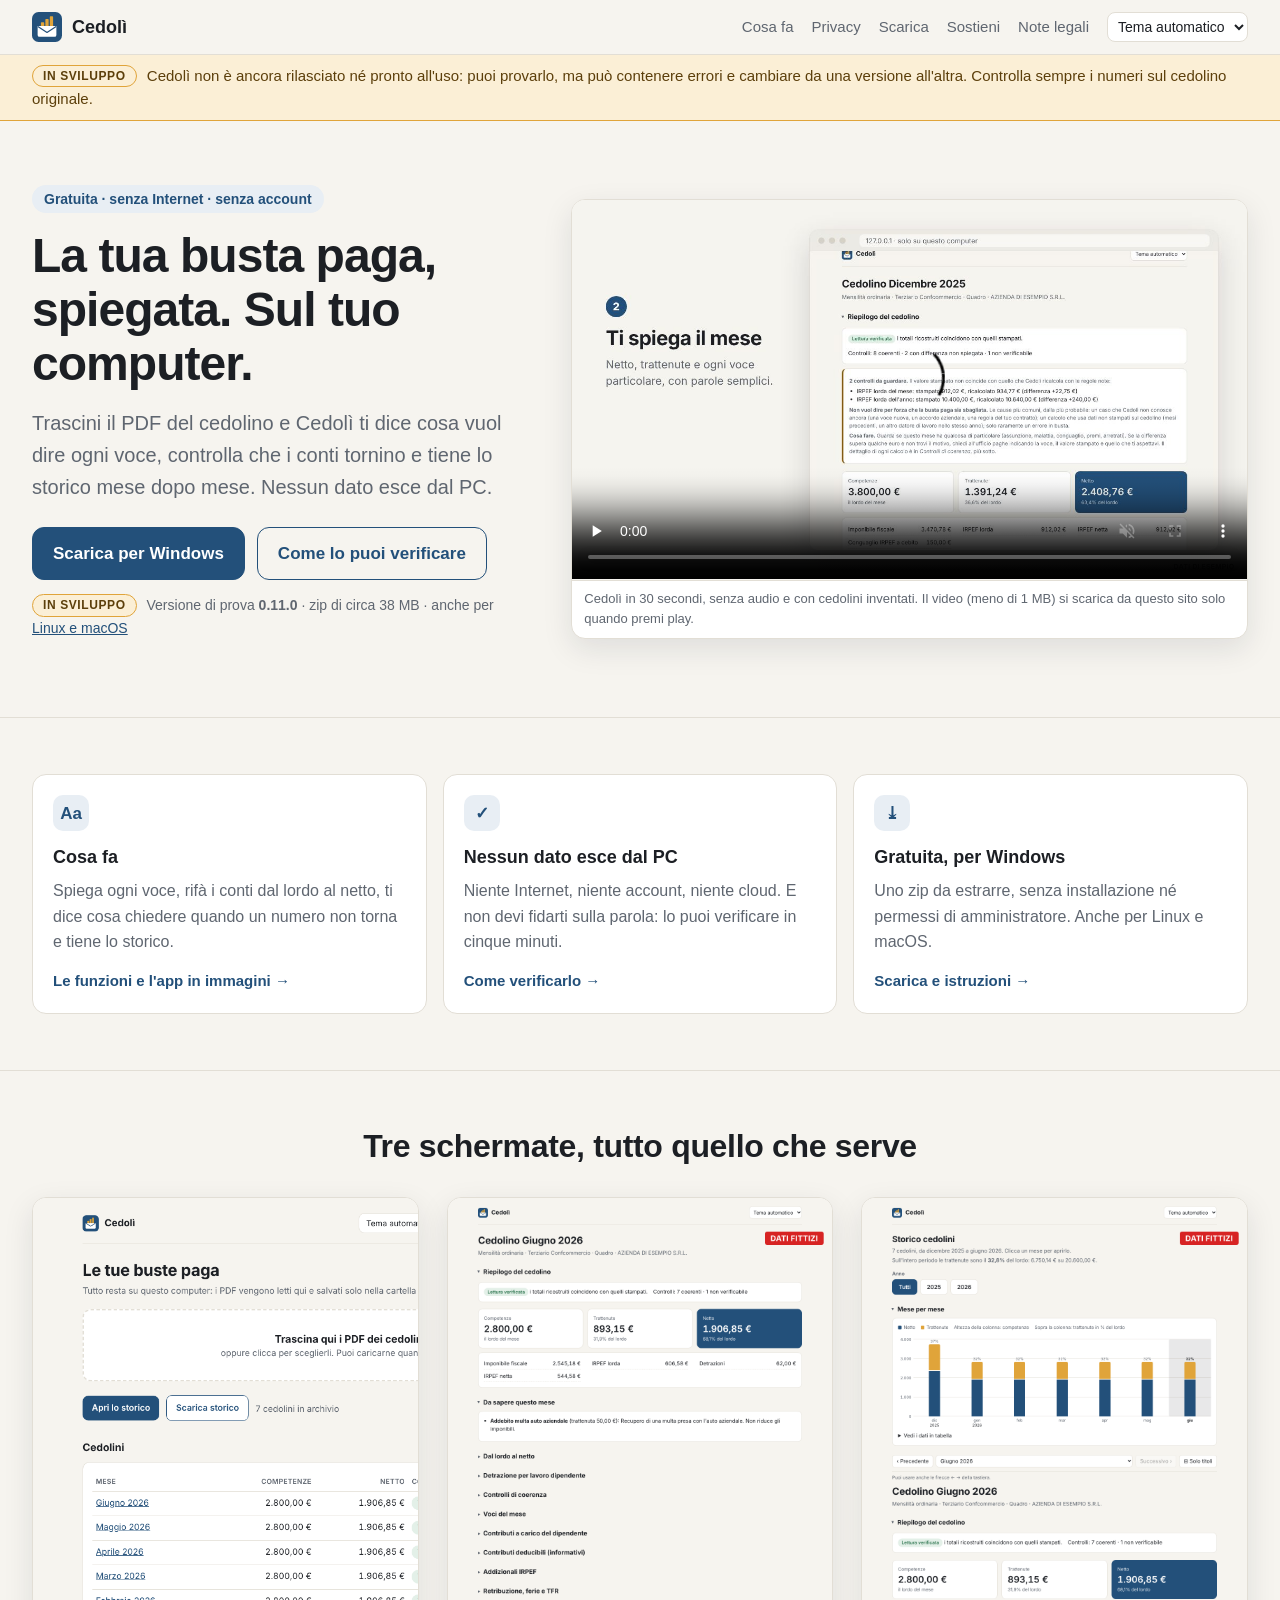
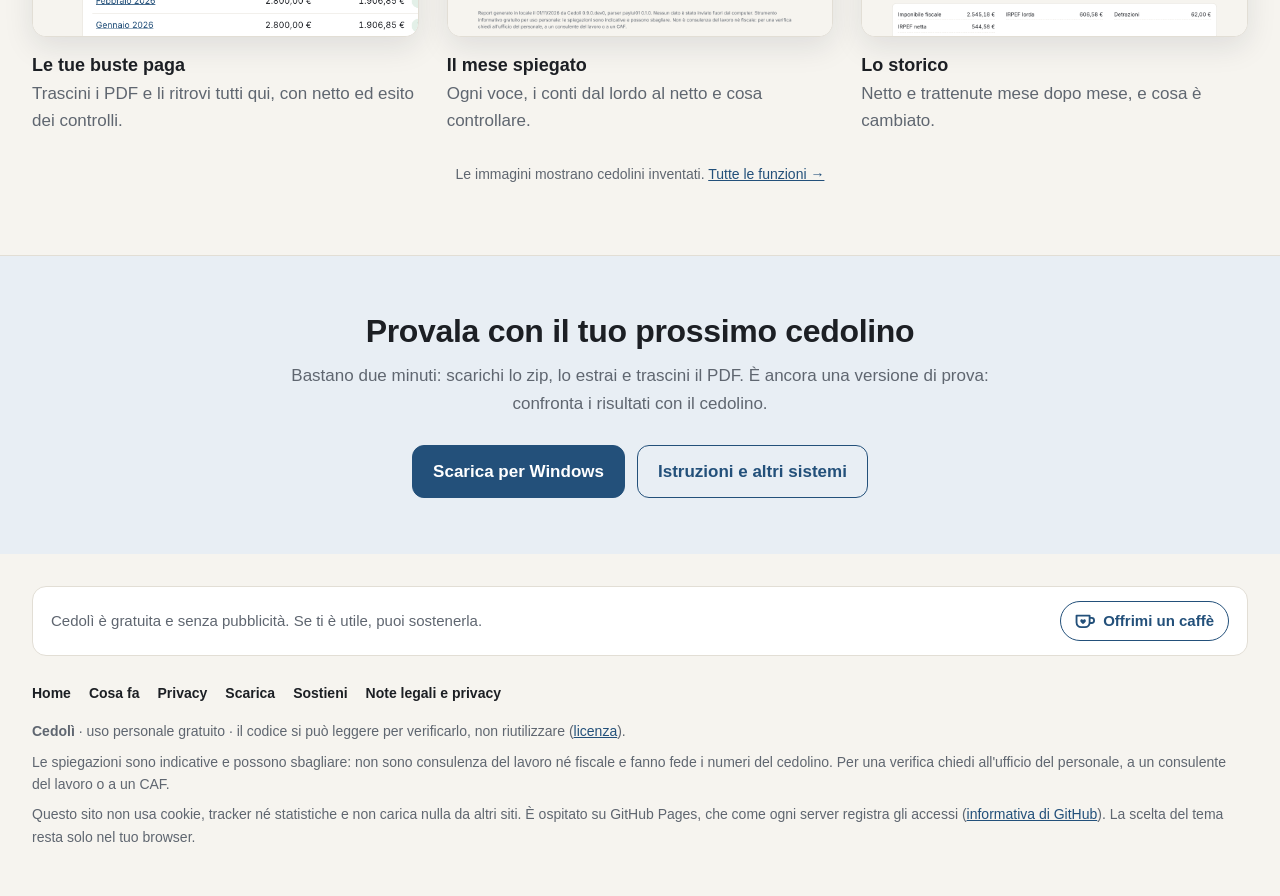
<file: docs/index.html>
<!doctype html>
<html lang="it">
<head>
<meta charset="utf-8">
<meta name="viewport" content="width=device-width, initial-scale=1">
<!-- Il browser stesso vieta a questa pagina di caricare qualsiasi cosa da altri siti. -->
<meta http-equiv="Content-Security-Policy" content="default-src 'none'; img-src 'self'; media-src 'self'; style-src 'self'; script-src 'self'; base-uri 'none'; form-action 'none'">
<meta name="referrer" content="no-referrer">
<title>Cedolì: la busta paga spiegata, sul tuo computer</title>
<meta name="description" content="App gratuita per Windows e Linux che spiega la busta paga, controlla che i conti tornino e tiene lo storico mese per mese. Funziona senza Internet: nessun dato esce dal PC.">
<link rel="icon" href="icona.svg" type="image/svg+xml">
<link rel="stylesheet" href="sito.css">
<script src="sito.js"></script>
</head>
<body>

<header class="top">
  <div class="wrap">
    <a class="brand" href="./">
      <svg class="logo" width="30" height="30" viewBox="0 0 64 64" aria-hidden="true">
        <rect class="b" width="64" height="64" rx="14"></rect>
        <rect class="o" x="19" y="22" width="7" height="16" rx="1.5"></rect>
        <rect class="o" x="28.5" y="15" width="7" height="23" rx="1.5"></rect>
        <rect class="o" x="38" y="9" width="7" height="29" rx="1.5"></rect>
        <path d="M12 30 H52 V49 A4 4 0 0 1 48 53 H16 A4 4 0 0 1 12 49 Z" fill="#ffffff"></path>
        <path class="s" d="M12.5 31 L32 43.5 L51.5 31" fill="none" stroke-width="2.6" stroke-linejoin="round"></path>
      </svg>
      <span>Cedolì</span>
    </a>
    <nav class="menu" aria-label="Pagine">
      <a href="funzioni.html">Cosa fa</a>
      <a href="verifica.html">Privacy</a>
      <a href="scarica.html">Scarica</a>
      <a href="sostieni.html" class="hide-sm">Sostieni</a>
      <a href="legale.html" class="hide-sm">Note legali</a>
      <select class="theme" aria-label="Tema">
        <option value="">Tema automatico</option>
        <option value="light">Tema chiaro</option>
        <option value="dark">Tema scuro</option>
      </select>
    </nav>
  </div>
</header>

<div class="dev-banner" role="note">
  <div class="wrap"><strong class="dev-tag">In sviluppo</strong> <span>Cedolì non è ancora rilasciato né pronto all'uso: puoi provarlo, ma può contenere errori e cambiare da una versione all'altra. Controlla sempre i numeri sul cedolino originale.</span></div>
</div>

<main>

<section class="hero home">
  <div class="wrap grid">
    <div>
      <span class="eyebrow">Gratuita · senza Internet · senza account</span>
      <h1>La tua busta paga, spiegata. Sul tuo computer.</h1>
      <p class="lead">Trascini il PDF del cedolino e Cedolì ti dice cosa vuol dire ogni voce, controlla che i conti tornino e tiene lo storico mese dopo mese. Nessun dato esce dal PC.</p>
      <div class="cta">
        <a class="btn" href="https://github.com/FabioCuccaro/cedoli/releases/latest/download/Cedoli-windows.zip">Scarica per Windows</a>
        <a class="btn secondary" href="verifica.html">Come lo puoi verificare</a>
      </div>
      <p class="small"><span class="dev-tag">In sviluppo</span> Versione di prova <span class="version"><!--versione-->0.11.0<!--/versione--></span> · zip di circa <!--dimensione-->38 MB<!--/dimensione--> · anche per <a href="scarica.html#linux">Linux e macOS</a></p>
    </div>
    <figure id="video" class="shot demo">
      <video controls muted playsinline preload="none" poster="video/cedoli-demo.jpg" width="1280" height="720" aria-label="Cedolì in 30 secondi: trascini il PDF, leggi il mese spiegato, vedi cosa controllare e ritrovi tutto nello storico">
        <source src="video/cedoli-demo.mp4" type="video/mp4">
        <a href="video/cedoli-demo.mp4">Scarica il video dimostrativo</a>
      </video>
      <figcaption>Cedolì in 30 secondi, senza audio e con cedolini inventati. Il video (meno di 1 MB) si scarica da questo sito solo quando premi play.</figcaption>
    </figure>
  </div>
</section>

<section class="teasers">
  <div class="wrap">
    <div class="cards three">
      <a class="card link" href="funzioni.html"><div class="ico" aria-hidden="true">Aa</div><h3>Cosa fa</h3><p>Spiega ogni voce, rifà i conti dal lordo al netto, ti dice cosa chiedere quando un numero non torna e tiene lo storico.</p><span class="more">Le funzioni e l'app in immagini →</span></a>
      <a class="card link" href="verifica.html"><div class="ico" aria-hidden="true">✓</div><h3>Nessun dato esce dal PC</h3><p>Niente Internet, niente account, niente cloud. E non devi fidarti sulla parola: lo puoi verificare in cinque minuti.</p><span class="more">Come verificarlo →</span></a>
      <a class="card link" href="scarica.html"><div class="ico" aria-hidden="true">⤓</div><h3>Gratuita, per Windows</h3><p>Uno zip da estrarre, senza installazione né permessi di amministratore. Anche per Linux e macOS.</p><span class="more">Scarica e istruzioni →</span></a>
    </div>
  </div>
</section>

<section class="trio">
  <div class="wrap">
    <h2>Tre schermate, tutto quello che serve</h2>
    <div class="row">
      <figure><div class="shot"><img class="light-only" src="img/app-elenco.png" width="1100" height="760" alt="Elenco dei cedolini con la zona di caricamento" loading="lazy"><img class="dark-only" src="img/app-elenco-scuro.png" width="1100" height="760" alt="Elenco dei cedolini con la zona di caricamento, tema scuro" loading="lazy"></div><figcaption><strong>Le tue buste paga</strong>Trascini i PDF e li ritrovi tutti qui, con netto ed esito dei controlli.</figcaption></figure>
      <figure><div class="shot"><img class="light-only" src="img/app-mese.png" width="1100" height="1400" alt="Report di un mese" loading="lazy"><img class="dark-only" src="img/app-mese-scuro.png" width="1100" height="1400" alt="Report di un mese, tema scuro" loading="lazy"></div><figcaption><strong>Il mese spiegato</strong>Ogni voce, i conti dal lordo al netto e cosa controllare.</figcaption></figure>
      <figure><div class="shot"><img class="light-only" src="img/app-storico.png" width="1100" height="1400" alt="Storico dei cedolini con il grafico mese per mese" loading="lazy"><img class="dark-only" src="img/app-storico-scuro.png" width="1100" height="1400" alt="Storico dei cedolini con il grafico mese per mese, tema scuro" loading="lazy"></div><figcaption><strong>Lo storico</strong>Netto e trattenute mese dopo mese, e cosa è cambiato.</figcaption></figure>
    </div>
    <p class="small center">Le immagini mostrano cedolini inventati. <a href="funzioni.html#come-appare">Tutte le funzioni →</a></p>
  </div>
</section>

<section class="cta-band">
  <div class="wrap">
    <h2>Provala con il tuo prossimo cedolino</h2>
    <p class="intro">Bastano due minuti: scarichi lo zip, lo estrai e trascini il PDF. È ancora una versione di prova: confronta i risultati con il cedolino.</p>
    <div class="cta">
      <a class="btn" href="https://github.com/FabioCuccaro/cedoli/releases/latest/download/Cedoli-windows.zip">Scarica per Windows</a>
      <a class="btn secondary" href="scarica.html">Istruzioni e altri sistemi</a>
    </div>
  </div>
</section>

</main>

<footer>
  <div class="wrap">
    <div class="foot-support"><span>Cedolì è gratuita e senza pubblicità. Se ti è utile, puoi sostenerla.</span><a class="btn-cafe" href="https://ko-fi.com/cedoli"><svg width="20" height="16" viewBox="0 0 26 20" aria-hidden="true"><path d="M2 3h17v9a6 6 0 0 1-6 6H8a6 6 0 0 1-6-6z" fill="none" stroke="currentColor" stroke-width="2.4" stroke-linejoin="round"/><path d="M19 6h2.5a3.3 3.3 0 0 1 0 6.6H19" fill="none" stroke="currentColor" stroke-width="2.4"/><path d="M10.5 14s-3.6-2.2-3.6-4.4c0-1.2.8-2 1.8-2 .8 0 1.4.4 1.8 1 .4-.6 1-1 1.8-1 1 0 1.8.8 1.8 2 0 2.2-3.6 4.4-3.6 4.4z" fill="currentColor"/></svg>Offrimi un caffè</a></div>
    <nav class="foot-nav" aria-label="Tutte le pagine"><a href="./">Home</a><a href="funzioni.html">Cosa fa</a><a href="verifica.html">Privacy</a><a href="scarica.html">Scarica</a><a href="sostieni.html">Sostieni</a><a href="legale.html">Note legali e privacy</a></nav>
    <div><strong>Cedolì</strong> · uso personale gratuito · il codice si può leggere per verificarlo, non riutilizzare (<a href="https://github.com/FabioCuccaro/cedoli/blob/main/LICENSE.md">licenza</a>).</div>
    <div>Le spiegazioni sono indicative e possono sbagliare: non sono consulenza del lavoro né fiscale e fanno fede i numeri del cedolino. Per una verifica chiedi all'ufficio del personale, a un consulente del lavoro o a un CAF.</div>
    <div>Questo sito non usa cookie, tracker né statistiche e non carica nulla da altri siti. È ospitato su GitHub Pages, che come ogni server registra gli accessi (<a href="https://docs.github.com/it/site-policy/privacy-policies/github-general-privacy-statement">informativa di GitHub</a>). La scelta del tema resta solo nel tuo browser.</div>
  </div>
</footer>

</body>
</html>
</file>
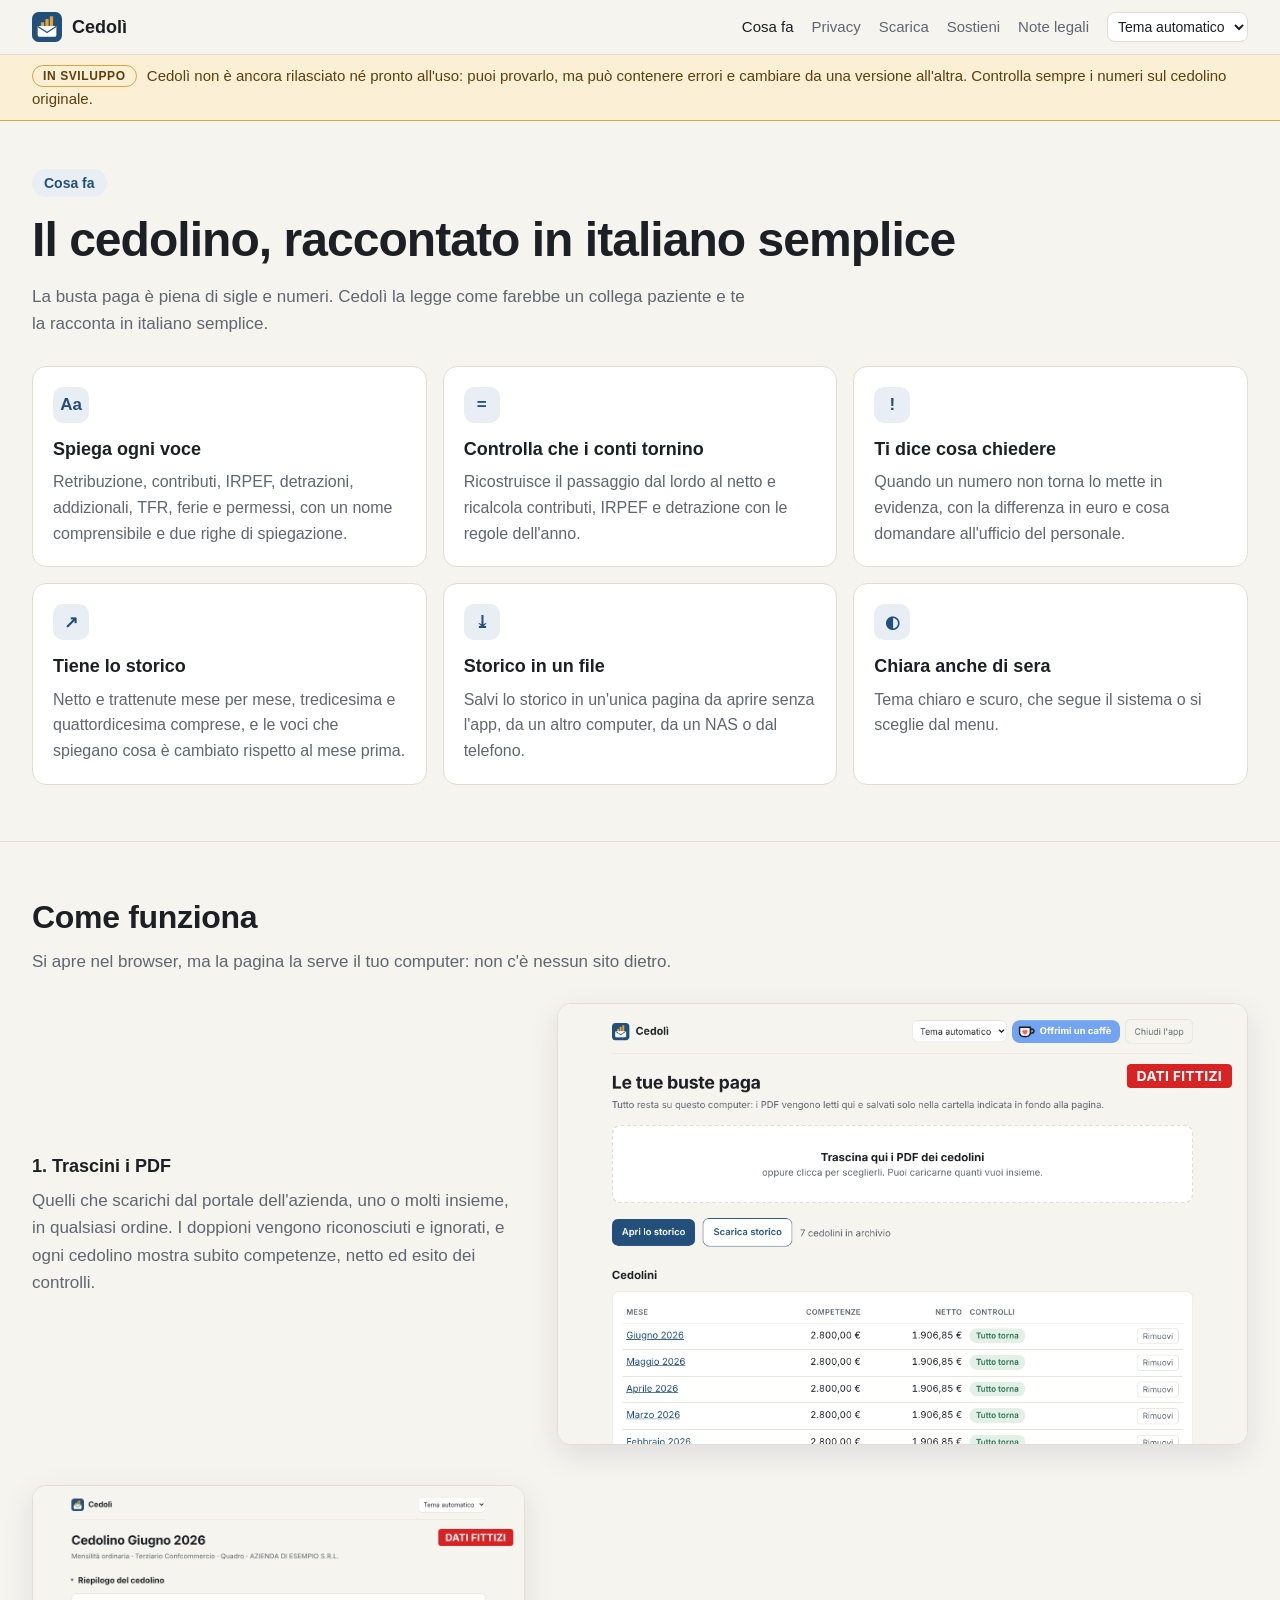
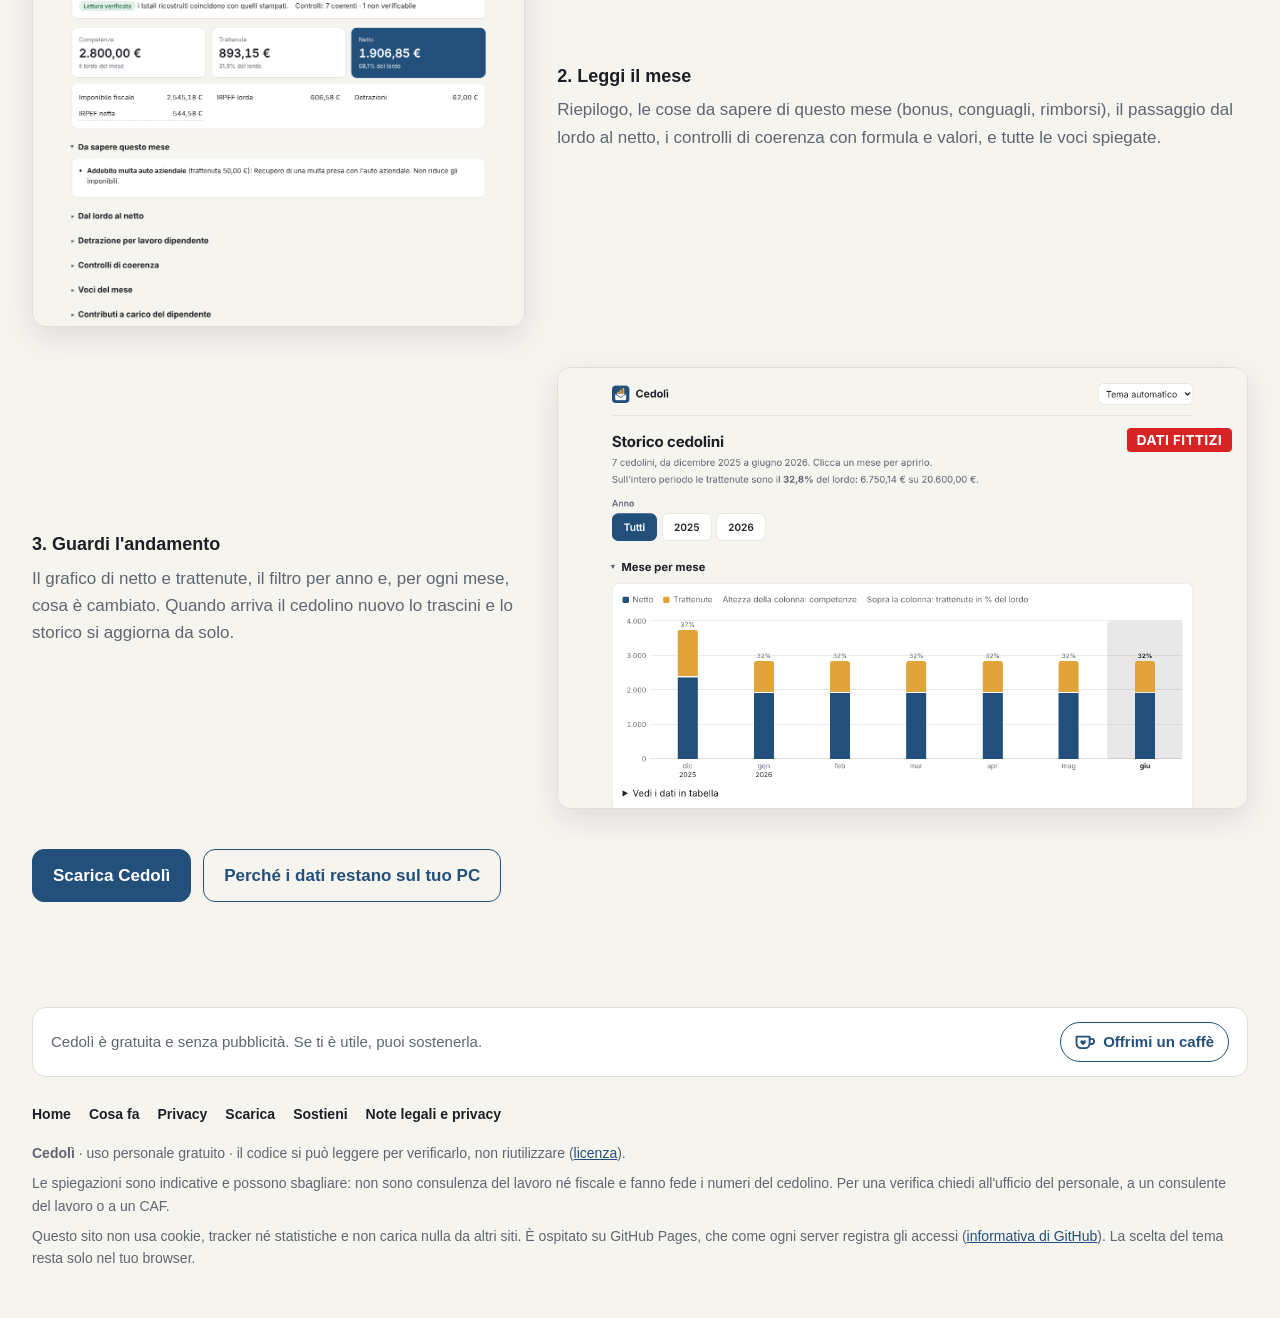
<file: docs/funzioni.html>
<!doctype html>
<html lang="it">
<head>
<meta charset="utf-8">
<meta name="viewport" content="width=device-width, initial-scale=1">
<!-- Il browser stesso vieta a questa pagina di caricare qualsiasi cosa da altri siti. -->
<meta http-equiv="Content-Security-Policy" content="default-src 'none'; img-src 'self'; media-src 'self'; style-src 'self'; script-src 'self'; base-uri 'none'; form-action 'none'">
<meta name="referrer" content="no-referrer">
<title>Cosa fa · Cedolì</title>
<meta name="description" content="Cosa fa Cedolì: spiega ogni voce della busta paga, ricalcola contributi e IRPEF, segnala i numeri che non tornano e tiene lo storico mese per mese.">
<link rel="icon" href="icona.svg" type="image/svg+xml">
<link rel="stylesheet" href="sito.css">
<script src="sito.js"></script>
</head>
<body>

<header class="top">
  <div class="wrap">
    <a class="brand" href="./">
      <svg class="logo" width="30" height="30" viewBox="0 0 64 64" aria-hidden="true">
        <rect class="b" width="64" height="64" rx="14"></rect>
        <rect class="o" x="19" y="22" width="7" height="16" rx="1.5"></rect>
        <rect class="o" x="28.5" y="15" width="7" height="23" rx="1.5"></rect>
        <rect class="o" x="38" y="9" width="7" height="29" rx="1.5"></rect>
        <path d="M12 30 H52 V49 A4 4 0 0 1 48 53 H16 A4 4 0 0 1 12 49 Z" fill="#ffffff"></path>
        <path class="s" d="M12.5 31 L32 43.5 L51.5 31" fill="none" stroke-width="2.6" stroke-linejoin="round"></path>
      </svg>
      <span>Cedolì</span>
    </a>
    <nav class="menu" aria-label="Pagine">
      <a href="funzioni.html" aria-current="page">Cosa fa</a>
      <a href="verifica.html">Privacy</a>
      <a href="scarica.html">Scarica</a>
      <a href="sostieni.html" class="hide-sm">Sostieni</a>
      <a href="legale.html" class="hide-sm">Note legali</a>
      <select class="theme" aria-label="Tema">
        <option value="">Tema automatico</option>
        <option value="light">Tema chiaro</option>
        <option value="dark">Tema scuro</option>
      </select>
    </nav>
  </div>
</header>

<div class="dev-banner" role="note">
  <div class="wrap"><strong class="dev-tag">In sviluppo</strong> <span>Cedolì non è ancora rilasciato né pronto all'uso: puoi provarlo, ma può contenere errori e cambiare da una versione all'altra. Controlla sempre i numeri sul cedolino originale.</span></div>
</div>

<main>

<section id="funzioni" class="first">
  <div class="wrap">
    <span class="eyebrow">Cosa fa</span>
    <h1>Il cedolino, raccontato in italiano semplice</h1>
    <p class="intro">La busta paga è piena di sigle e numeri. Cedolì la legge come farebbe un collega paziente e te la racconta in italiano semplice.</p>
    <div class="cards">
      <div class="card"><div class="ico">Aa</div><h3>Spiega ogni voce</h3><p>Retribuzione, contributi, IRPEF, detrazioni, addizionali, TFR, ferie e permessi, con un nome comprensibile e due righe di spiegazione.</p></div>
      <div class="card"><div class="ico">=</div><h3>Controlla che i conti tornino</h3><p>Ricostruisce il passaggio dal lordo al netto e ricalcola contributi, IRPEF e detrazione con le regole dell'anno.</p></div>
      <div class="card"><div class="ico">!</div><h3>Ti dice cosa chiedere</h3><p>Quando un numero non torna lo mette in evidenza, con la differenza in euro e cosa domandare all'ufficio del personale.</p></div>
      <div class="card"><div class="ico">↗</div><h3>Tiene lo storico</h3><p>Netto e trattenute mese per mese, tredicesima e quattordicesima comprese, e le voci che spiegano cosa è cambiato rispetto al mese prima.</p></div>
      <div class="card"><div class="ico">⤓</div><h3>Storico in un file</h3><p>Salvi lo storico in un'unica pagina da aprire senza l'app, da un altro computer, da un NAS o dal telefono.</p></div>
      <div class="card"><div class="ico">◐</div><h3>Chiara anche di sera</h3><p>Tema chiaro e scuro, che segue il sistema o si sceglie dal menu.</p></div>
    </div>
  </div>
</section>

<section id="come-appare">
  <div class="wrap">
    <h2>Come funziona</h2>
    <p class="intro">Si apre nel browser, ma la pagina la serve il tuo computer: non c'è nessun sito dietro.</p>
    <div class="tour">
      <div class="step">
        <div class="text"><h3>1. Trascini i PDF</h3><p>Quelli che scarichi dal portale dell'azienda, uno o molti insieme, in qualsiasi ordine. I doppioni vengono riconosciuti e ignorati, e ogni cedolino mostra subito competenze, netto ed esito dei controlli.</p></div>
        <figure class="shot">
          <img class="light-only" src="img/app-elenco.png" width="1100" height="760" alt="Elenco dei cedolini con la zona di caricamento" loading="lazy">
          <img class="dark-only" src="img/app-elenco-scuro.png" width="1100" height="760" alt="Elenco dei cedolini, tema scuro" loading="lazy">
        </figure>
      </div>
      <div class="step">
        <div class="text"><h3>2. Leggi il mese</h3><p>Riepilogo, le cose da sapere di questo mese (bonus, conguagli, rimborsi), il passaggio dal lordo al netto, i controlli di coerenza con formula e valori, e tutte le voci spiegate.</p></div>
        <figure class="shot">
          <img class="light-only" src="img/app-mese.png" width="1100" height="1400" alt="Report di un mese" loading="lazy">
          <img class="dark-only" src="img/app-mese-scuro.png" width="1100" height="1400" alt="Report di un mese, tema scuro" loading="lazy">
        </figure>
      </div>
      <div class="step">
        <div class="text"><h3>3. Guardi l'andamento</h3><p>Il grafico di netto e trattenute, il filtro per anno e, per ogni mese, cosa è cambiato. Quando arriva il cedolino nuovo lo trascini e lo storico si aggiorna da solo.</p></div>
        <figure class="shot">
          <img class="light-only" src="img/app-storico.png" width="1100" height="1400" alt="Storico dei cedolini con il grafico mese per mese" loading="lazy">
          <img class="dark-only" src="img/app-storico-scuro.png" width="1100" height="1400" alt="Storico dei cedolini, tema scuro" loading="lazy">
        </figure>
      </div>
    </div>
    <p class="next"><a class="btn" href="scarica.html">Scarica Cedolì</a> <a class="btn secondary" href="verifica.html">Perché i dati restano sul tuo PC</a></p>
  </div>
</section>

</main>

<footer>
  <div class="wrap">
    <div class="foot-support"><span>Cedolì è gratuita e senza pubblicità. Se ti è utile, puoi sostenerla.</span><a class="btn-cafe" href="https://ko-fi.com/cedoli"><svg width="20" height="16" viewBox="0 0 26 20" aria-hidden="true"><path d="M2 3h17v9a6 6 0 0 1-6 6H8a6 6 0 0 1-6-6z" fill="none" stroke="currentColor" stroke-width="2.4" stroke-linejoin="round"/><path d="M19 6h2.5a3.3 3.3 0 0 1 0 6.6H19" fill="none" stroke="currentColor" stroke-width="2.4"/><path d="M10.5 14s-3.6-2.2-3.6-4.4c0-1.2.8-2 1.8-2 .8 0 1.4.4 1.8 1 .4-.6 1-1 1.8-1 1 0 1.8.8 1.8 2 0 2.2-3.6 4.4-3.6 4.4z" fill="currentColor"/></svg>Offrimi un caffè</a></div>
    <nav class="foot-nav" aria-label="Tutte le pagine"><a href="./">Home</a><a href="funzioni.html">Cosa fa</a><a href="verifica.html">Privacy</a><a href="scarica.html">Scarica</a><a href="sostieni.html">Sostieni</a><a href="legale.html">Note legali e privacy</a></nav>
    <div><strong>Cedolì</strong> · uso personale gratuito · il codice si può leggere per verificarlo, non riutilizzare (<a href="https://github.com/FabioCuccaro/cedoli/blob/main/LICENSE.md">licenza</a>).</div>
    <div>Le spiegazioni sono indicative e possono sbagliare: non sono consulenza del lavoro né fiscale e fanno fede i numeri del cedolino. Per una verifica chiedi all'ufficio del personale, a un consulente del lavoro o a un CAF.</div>
    <div>Questo sito non usa cookie, tracker né statistiche e non carica nulla da altri siti. È ospitato su GitHub Pages, che come ogni server registra gli accessi (<a href="https://docs.github.com/it/site-policy/privacy-policies/github-general-privacy-statement">informativa di GitHub</a>). La scelta del tema resta solo nel tuo browser.</div>
  </div>
</footer>

</body>
</html>
</file>
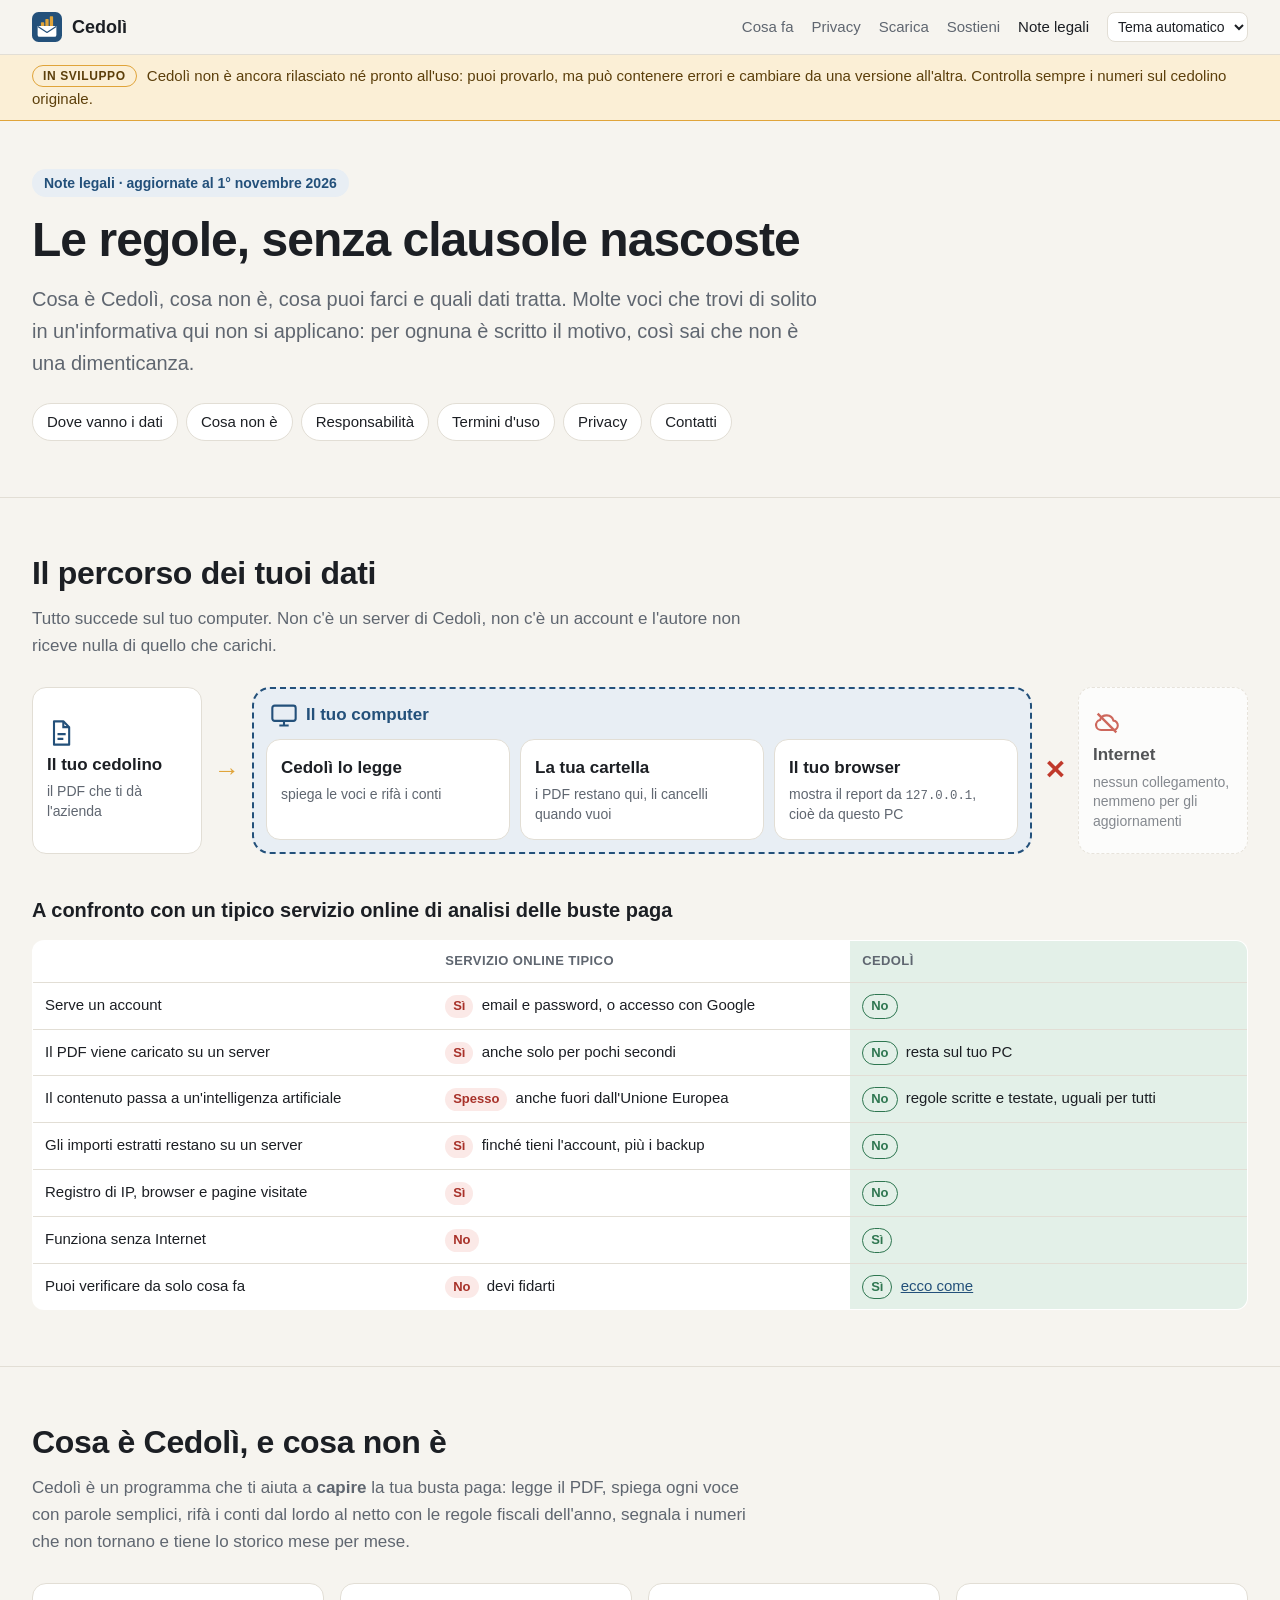
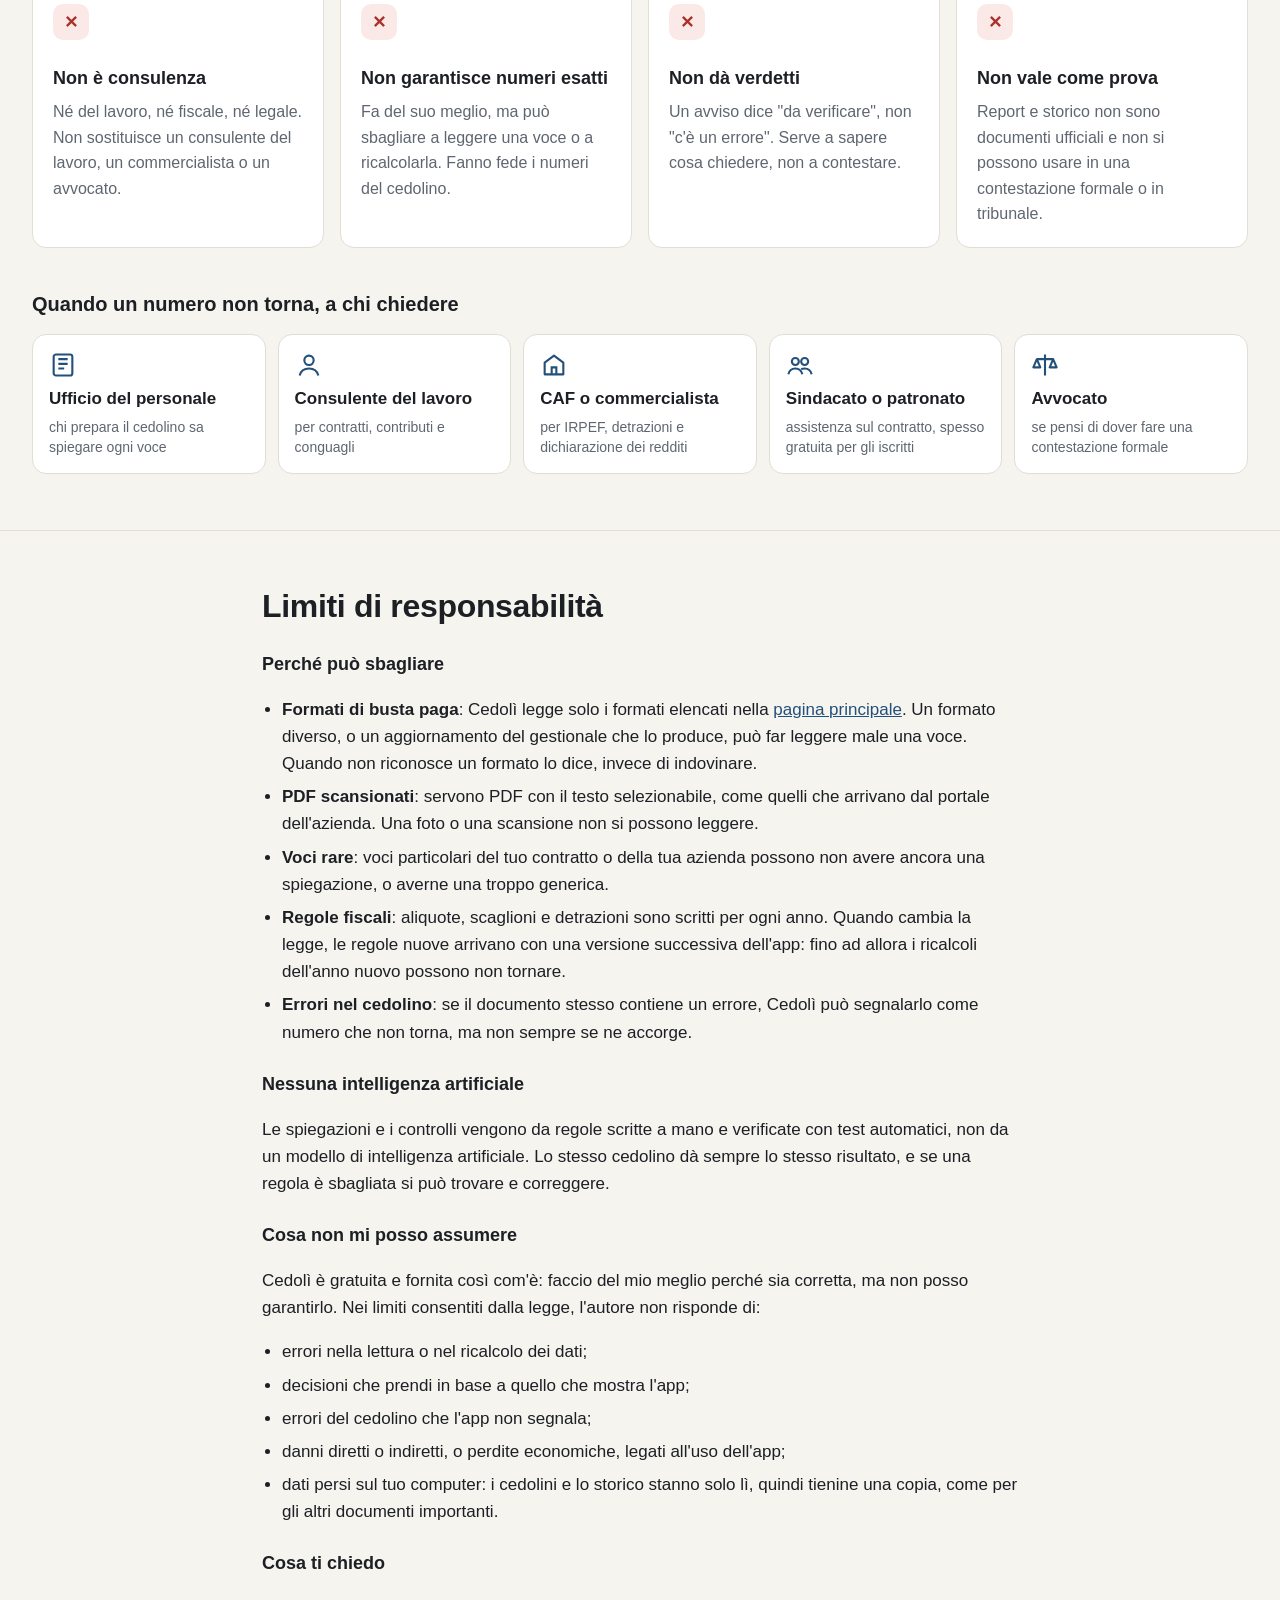
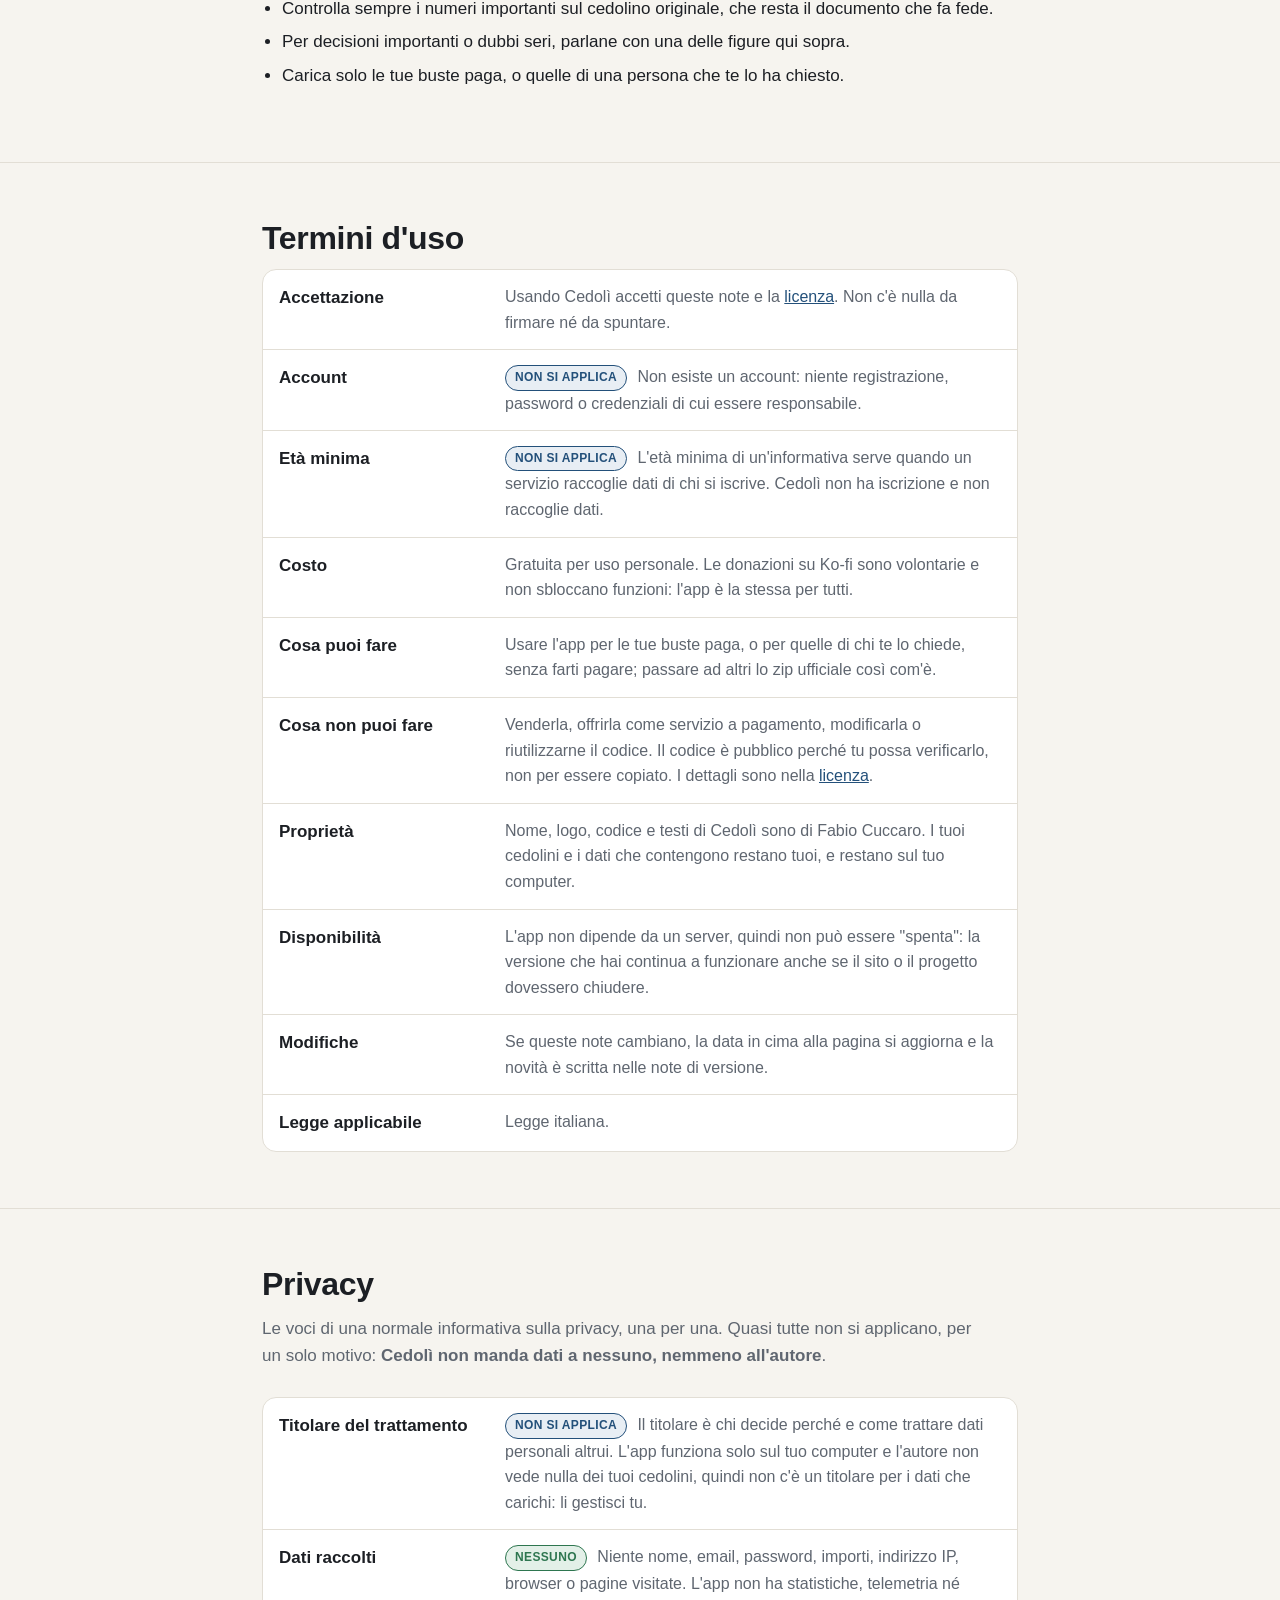
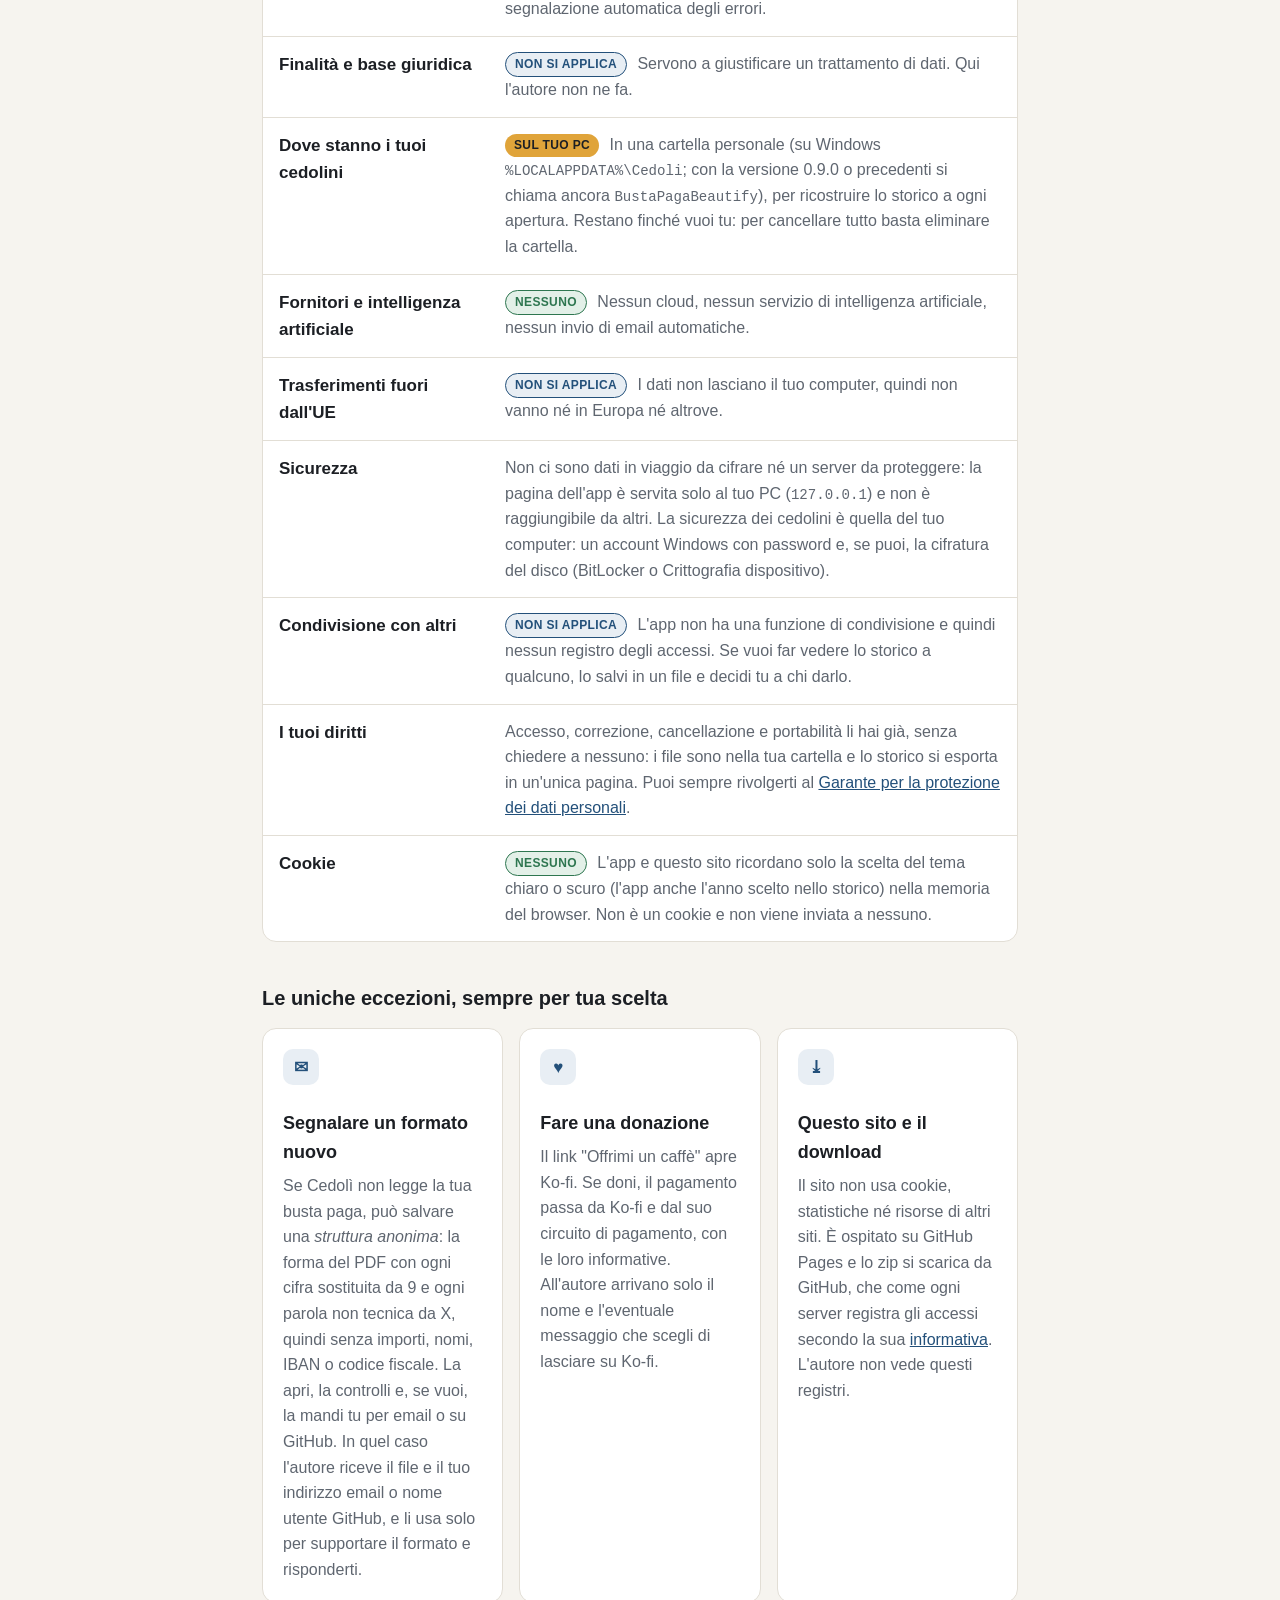
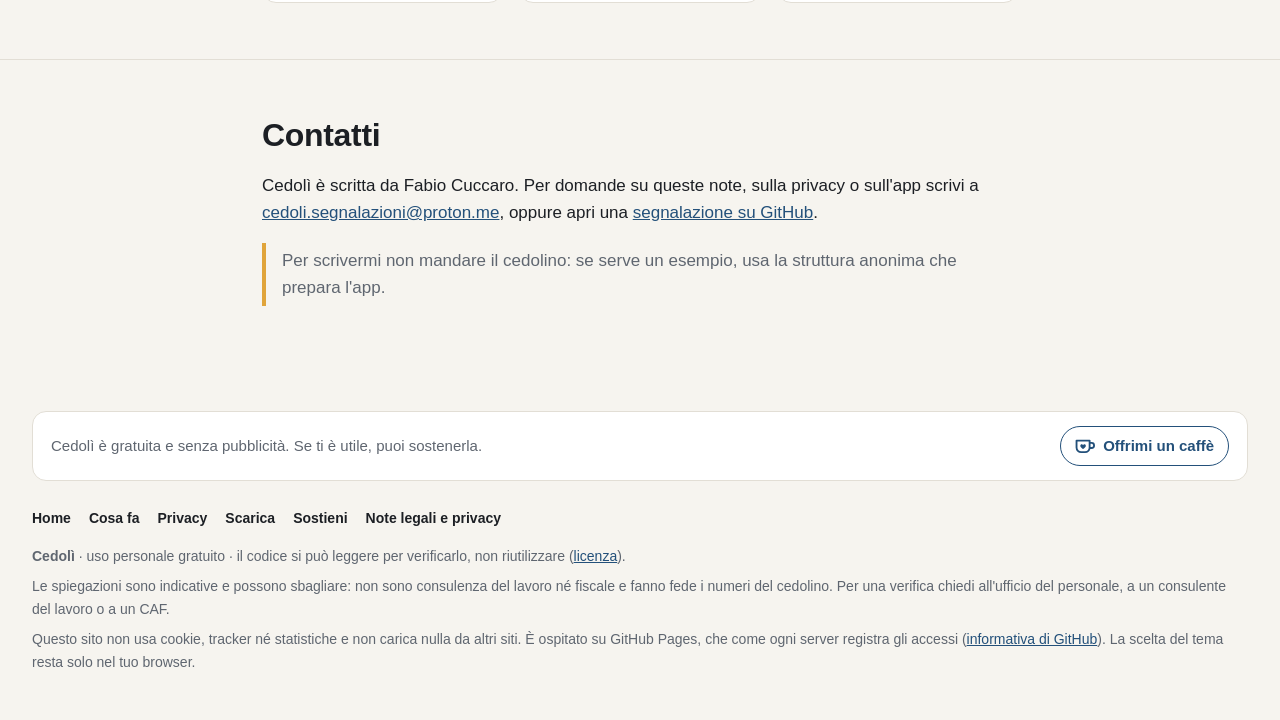
<file: docs/legale.html>
<!doctype html>
<html lang="it">
<head>
<meta charset="utf-8">
<meta name="viewport" content="width=device-width, initial-scale=1">
<meta http-equiv="Content-Security-Policy" content="default-src 'none'; img-src 'self'; media-src 'self'; style-src 'self'; script-src 'self'; base-uri 'none'; form-action 'none'">
<meta name="referrer" content="no-referrer">
<title>Note legali e privacy · Cedolì</title>
<meta name="description" content="Cosa è e cosa non è Cedolì, limiti di responsabilità, termini d'uso e privacy: quali dati tratta (nessuno), e perché molte voci di una normale informativa qui non si applicano.">
<link rel="icon" href="icona.svg" type="image/svg+xml">
<link rel="stylesheet" href="sito.css">
<script src="sito.js"></script>
</head>
<body>

<header class="top">
  <div class="wrap">
    <a class="brand" href="./">
      <svg class="logo" width="30" height="30" viewBox="0 0 64 64" aria-hidden="true">
        <rect class="b" width="64" height="64" rx="14"></rect>
        <rect class="o" x="19" y="22" width="7" height="16" rx="1.5"></rect>
        <rect class="o" x="28.5" y="15" width="7" height="23" rx="1.5"></rect>
        <rect class="o" x="38" y="9" width="7" height="29" rx="1.5"></rect>
        <path d="M12 30 H52 V49 A4 4 0 0 1 48 53 H16 A4 4 0 0 1 12 49 Z" fill="#ffffff"></path>
        <path class="s" d="M12.5 31 L32 43.5 L51.5 31" fill="none" stroke-width="2.6" stroke-linejoin="round"></path>
      </svg>
      <span>Cedolì</span>
    </a>
    <nav class="menu" aria-label="Pagine">
      <a href="funzioni.html">Cosa fa</a>
      <a href="verifica.html">Privacy</a>
      <a href="scarica.html">Scarica</a>
      <a href="sostieni.html" class="hide-sm">Sostieni</a>
      <a href="legale.html" class="hide-sm" aria-current="page">Note legali</a>
      <select class="theme" aria-label="Tema">
        <option value="">Tema automatico</option>
        <option value="light">Tema chiaro</option>
        <option value="dark">Tema scuro</option>
      </select>
    </nav>
  </div>
</header>

<div class="dev-banner" role="note">
  <div class="wrap"><strong class="dev-tag">In sviluppo</strong> <span>Cedolì non è ancora rilasciato né pronto all'uso: puoi provarlo, ma può contenere errori e cambiare da una versione all'altra. Controlla sempre i numeri sul cedolino originale.</span></div>
</div>

<main class="legal">

<section class="hero">
  <div class="wrap">
    <span class="eyebrow">Note legali · aggiornate al 1° novembre 2026</span>
    <h1>Le regole, senza clausole nascoste</h1>
    <p class="lead">Cosa è Cedolì, cosa non è, cosa puoi farci e quali dati tratta. Molte voci che trovi di solito in un'informativa qui non si applicano: per ognuna è scritto il motivo, così sai che non è una dimenticanza.</p>
    <nav class="chips" aria-label="In questa pagina">
      <a href="#percorso">Dove vanno i dati</a>
      <a href="#non-e">Cosa non è</a>
      <a href="#responsabilita">Responsabilità</a>
      <a href="#termini">Termini d'uso</a>
      <a href="#privacy">Privacy</a>
      <a href="#contatti">Contatti</a>
    </nav>
  </div>
</section>

<section id="percorso">
  <div class="wrap">
    <h2>Il percorso dei tuoi dati</h2>
    <p class="intro">Tutto succede sul tuo computer. Non c'è un server di Cedolì, non c'è un account e l'autore non riceve nulla di quello che carichi.</p>

    <div class="flow" role="img" aria-label="Il PDF entra in Cedolì sul tuo computer, i file restano nella tua cartella e il report si apre nel tuo browser. Verso Internet non parte nessun collegamento.">
      <div class="node">
        <svg class="ic" viewBox="0 0 24 24" aria-hidden="true"><path d="M6 2h8l5 5v15H6z" fill="none" stroke="currentColor" stroke-width="1.8" stroke-linejoin="round"/><path d="M14 2v5h5M9 13h7M9 17h5" fill="none" stroke="currentColor" stroke-width="1.8"/></svg>
        <strong>Il tuo cedolino</strong>
        <span>il PDF che ti dà l'azienda</span>
      </div>
      <div class="arrow" aria-hidden="true">→</div>
      <div class="pc">
        <div class="pc-title">
          <svg class="ic" viewBox="0 0 24 24" aria-hidden="true"><rect x="2" y="4" width="20" height="13" rx="2" fill="none" stroke="currentColor" stroke-width="1.8"/><path d="M8 21h8M12 17v4" stroke="currentColor" stroke-width="1.8"/></svg>
          Il tuo computer
        </div>
        <div class="pc-steps">
          <div class="node"><strong>Cedolì lo legge</strong><span>spiega le voci e rifà i conti</span></div>
          <div class="node"><strong>La tua cartella</strong><span>i PDF restano qui, li cancelli quando vuoi</span></div>
          <div class="node"><strong>Il tuo browser</strong><span>mostra il report da <code>127.0.0.1</code>, cioè da questo PC</span></div>
        </div>
      </div>
      <div class="arrow cut" aria-hidden="true">✕</div>
      <div class="node net">
        <svg class="ic" viewBox="0 0 24 24" aria-hidden="true"><path d="M7 18h10a4 4 0 0 0 .5-8A6 6 0 0 0 6 9.5 4.3 4.3 0 0 0 7 18z" fill="none" stroke="currentColor" stroke-width="1.8" stroke-linejoin="round"/><path d="M4 4l16 16" stroke="currentColor" stroke-width="2"/></svg>
        <strong>Internet</strong>
        <span>nessun collegamento, nemmeno per gli aggiornamenti</span>
      </div>
    </div>

    <h3 class="sub">A confronto con un tipico servizio online di analisi delle buste paga</h3>
    <div class="scroll">
      <table class="vs">
        <thead><tr><th></th><th>Servizio online tipico</th><th>Cedolì</th></tr></thead>
        <tbody>
          <tr><td>Serve un account</td><td><span class="mk bad">Sì</span> email e password, o accesso con Google</td><td><span class="mk ok">No</span></td></tr>
          <tr><td>Il PDF viene caricato su un server</td><td><span class="mk bad">Sì</span> anche solo per pochi secondi</td><td><span class="mk ok">No</span> resta sul tuo PC</td></tr>
          <tr><td>Il contenuto passa a un'intelligenza artificiale</td><td><span class="mk bad">Spesso</span> anche fuori dall'Unione Europea</td><td><span class="mk ok">No</span> regole scritte e testate, uguali per tutti</td></tr>
          <tr><td>Gli importi estratti restano su un server</td><td><span class="mk bad">Sì</span> finché tieni l'account, più i backup</td><td><span class="mk ok">No</span></td></tr>
          <tr><td>Registro di IP, browser e pagine visitate</td><td><span class="mk bad">Sì</span></td><td><span class="mk ok">No</span></td></tr>
          <tr><td>Funziona senza Internet</td><td><span class="mk bad">No</span></td><td><span class="mk ok">Sì</span></td></tr>
          <tr><td>Puoi verificare da solo cosa fa</td><td><span class="mk bad">No</span> devi fidarti</td><td><span class="mk ok">Sì</span> <a href="verifica.html">ecco come</a></td></tr>
        </tbody>
      </table>
    </div>
  </div>
</section>

<section id="non-e">
  <div class="wrap">
    <h2>Cosa è Cedolì, e cosa non è</h2>
    <p class="intro">Cedolì è un programma che ti aiuta a <strong>capire</strong> la tua busta paga: legge il PDF, spiega ogni voce con parole semplici, rifà i conti dal lordo al netto con le regole fiscali dell'anno, segnala i numeri che non tornano e tiene lo storico mese per mese.</p>
    <div class="cards nots">
      <div class="card"><div class="ico x" aria-hidden="true">✕</div><h3>Non è consulenza</h3><p>Né del lavoro, né fiscale, né legale. Non sostituisce un consulente del lavoro, un commercialista o un avvocato.</p></div>
      <div class="card"><div class="ico x" aria-hidden="true">✕</div><h3>Non garantisce numeri esatti</h3><p>Fa del suo meglio, ma può sbagliare a leggere una voce o a ricalcolarla. Fanno fede i numeri del cedolino.</p></div>
      <div class="card"><div class="ico x" aria-hidden="true">✕</div><h3>Non dà verdetti</h3><p>Un avviso dice "da verificare", non "c'è un errore". Serve a sapere cosa chiedere, non a contestare.</p></div>
      <div class="card"><div class="ico x" aria-hidden="true">✕</div><h3>Non vale come prova</h3><p>Report e storico non sono documenti ufficiali e non si possono usare in una contestazione formale o in tribunale.</p></div>
    </div>

    <h3 class="sub">Quando un numero non torna, a chi chiedere</h3>
    <div class="ask">
      <div><svg class="ic" viewBox="0 0 24 24" aria-hidden="true"><rect x="4" y="3" width="16" height="18" rx="2" fill="none" stroke="currentColor" stroke-width="1.8"/><path d="M8 7h8M8 11h8M8 15h5" stroke="currentColor" stroke-width="1.8"/></svg><strong>Ufficio del personale</strong><span>chi prepara il cedolino sa spiegare ogni voce</span></div>
      <div><svg class="ic" viewBox="0 0 24 24" aria-hidden="true"><circle cx="12" cy="8" r="4" fill="none" stroke="currentColor" stroke-width="1.8"/><path d="M4 21c1-4 4-6 8-6s7 2 8 6" fill="none" stroke="currentColor" stroke-width="1.8"/></svg><strong>Consulente del lavoro</strong><span>per contratti, contributi e conguagli</span></div>
      <div><svg class="ic" viewBox="0 0 24 24" aria-hidden="true"><path d="M4 20V10l8-6 8 6v10z" fill="none" stroke="currentColor" stroke-width="1.8" stroke-linejoin="round"/><path d="M10 20v-6h4v6" fill="none" stroke="currentColor" stroke-width="1.8"/></svg><strong>CAF o commercialista</strong><span>per IRPEF, detrazioni e dichiarazione dei redditi</span></div>
      <div><svg class="ic" viewBox="0 0 24 24" aria-hidden="true"><circle cx="8" cy="9" r="3" fill="none" stroke="currentColor" stroke-width="1.8"/><circle cx="16" cy="9" r="3" fill="none" stroke="currentColor" stroke-width="1.8"/><path d="M2 20c.7-3 3-5 6-5s5.3 2 6 5M13 15.5c1-.3 2-.5 3-.5 3 0 5.3 2 6 5" fill="none" stroke="currentColor" stroke-width="1.8"/></svg><strong>Sindacato o patronato</strong><span>assistenza sul contratto, spesso gratuita per gli iscritti</span></div>
      <div><svg class="ic" viewBox="0 0 24 24" aria-hidden="true"><path d="M12 3v18M5 7h14M5 7l-3 7h6zM19 7l-3 7h6z" fill="none" stroke="currentColor" stroke-width="1.8" stroke-linejoin="round"/></svg><strong>Avvocato</strong><span>se pensi di dover fare una contestazione formale</span></div>
    </div>
  </div>
</section>

<section id="responsabilita">
  <div class="wrap narrow">
    <h2>Limiti di responsabilità</h2>

    <h3>Perché può sbagliare</h3>
    <ul>
      <li><strong>Formati di busta paga</strong>: Cedolì legge solo i formati elencati nella <a href="scarica.html#formati">pagina principale</a>. Un formato diverso, o un aggiornamento del gestionale che lo produce, può far leggere male una voce. Quando non riconosce un formato lo dice, invece di indovinare.</li>
      <li><strong>PDF scansionati</strong>: servono PDF con il testo selezionabile, come quelli che arrivano dal portale dell'azienda. Una foto o una scansione non si possono leggere.</li>
      <li><strong>Voci rare</strong>: voci particolari del tuo contratto o della tua azienda possono non avere ancora una spiegazione, o averne una troppo generica.</li>
      <li><strong>Regole fiscali</strong>: aliquote, scaglioni e detrazioni sono scritti per ogni anno. Quando cambia la legge, le regole nuove arrivano con una versione successiva dell'app: fino ad allora i ricalcoli dell'anno nuovo possono non tornare.</li>
      <li><strong>Errori nel cedolino</strong>: se il documento stesso contiene un errore, Cedolì può segnalarlo come numero che non torna, ma non sempre se ne accorge.</li>
    </ul>

    <h3>Nessuna intelligenza artificiale</h3>
    <p>Le spiegazioni e i controlli vengono da regole scritte a mano e verificate con test automatici, non da un modello di intelligenza artificiale. Lo stesso cedolino dà sempre lo stesso risultato, e se una regola è sbagliata si può trovare e correggere.</p>

    <h3>Cosa non mi posso assumere</h3>
    <p>Cedolì è gratuita e fornita così com'è: faccio del mio meglio perché sia corretta, ma non posso garantirlo. Nei limiti consentiti dalla legge, l'autore non risponde di:</p>
    <ul>
      <li>errori nella lettura o nel ricalcolo dei dati;</li>
      <li>decisioni che prendi in base a quello che mostra l'app;</li>
      <li>errori del cedolino che l'app non segnala;</li>
      <li>danni diretti o indiretti, o perdite economiche, legati all'uso dell'app;</li>
      <li>dati persi sul tuo computer: i cedolini e lo storico stanno solo lì, quindi tienine una copia, come per gli altri documenti importanti.</li>
    </ul>

    <h3>Cosa ti chiedo</h3>
    <ul>
      <li>Controlla sempre i numeri importanti sul cedolino originale, che resta il documento che fa fede.</li>
      <li>Per decisioni importanti o dubbi seri, parlane con una delle figure qui sopra.</li>
      <li>Carica solo le tue buste paga, o quelle di una persona che te lo ha chiesto.</li>
    </ul>
  </div>
</section>

<section id="termini">
  <div class="wrap narrow">
    <h2>Termini d'uso</h2>
    <dl class="rows">
      <div><dt>Accettazione</dt><dd>Usando Cedolì accetti queste note e la <a href="https://github.com/FabioCuccaro/cedoli/blob/main/LICENSE.md">licenza</a>. Non c'è nulla da firmare né da spuntare.</dd></div>
      <div><dt>Account</dt><dd><span class="pill na">Non si applica</span> Non esiste un account: niente registrazione, password o credenziali di cui essere responsabile.</dd></div>
      <div><dt>Età minima</dt><dd><span class="pill na">Non si applica</span> L'età minima di un'informativa serve quando un servizio raccoglie dati di chi si iscrive. Cedolì non ha iscrizione e non raccoglie dati.</dd></div>
      <div><dt>Costo</dt><dd>Gratuita per uso personale. Le donazioni su Ko-fi sono volontarie e non sbloccano funzioni: l'app è la stessa per tutti.</dd></div>
      <div><dt>Cosa puoi fare</dt><dd>Usare l'app per le tue buste paga, o per quelle di chi te lo chiede, senza farti pagare; passare ad altri lo zip ufficiale così com'è.</dd></div>
      <div><dt>Cosa non puoi fare</dt><dd>Venderla, offrirla come servizio a pagamento, modificarla o riutilizzarne il codice. Il codice è pubblico perché tu possa verificarlo, non per essere copiato. I dettagli sono nella <a href="https://github.com/FabioCuccaro/cedoli/blob/main/LICENSE.md">licenza</a>.</dd></div>
      <div><dt>Proprietà</dt><dd>Nome, logo, codice e testi di Cedolì sono di Fabio Cuccaro. I tuoi cedolini e i dati che contengono restano tuoi, e restano sul tuo computer.</dd></div>
      <div><dt>Disponibilità</dt><dd>L'app non dipende da un server, quindi non può essere "spenta": la versione che hai continua a funzionare anche se il sito o il progetto dovessero chiudere.</dd></div>
      <div><dt>Modifiche</dt><dd>Se queste note cambiano, la data in cima alla pagina si aggiorna e la novità è scritta nelle note di versione.</dd></div>
      <div><dt>Legge applicabile</dt><dd>Legge italiana.</dd></div>
    </dl>
  </div>
</section>

<section id="privacy">
  <div class="wrap narrow">
    <h2>Privacy</h2>
    <p class="intro">Le voci di una normale informativa sulla privacy, una per una. Quasi tutte non si applicano, per un solo motivo: <strong>Cedolì non manda dati a nessuno, nemmeno all'autore</strong>.</p>
    <dl class="rows">
      <div><dt>Titolare del trattamento</dt><dd><span class="pill na">Non si applica</span> Il titolare è chi decide perché e come trattare dati personali altrui. L'app funziona solo sul tuo computer e l'autore non vede nulla dei tuoi cedolini, quindi non c'è un titolare per i dati che carichi: li gestisci tu.</dd></div>
      <div><dt>Dati raccolti</dt><dd><span class="pill none">Nessuno</span> Niente nome, email, password, importi, indirizzo IP, browser o pagine visitate. L'app non ha statistiche, telemetria né segnalazione automatica degli errori.</dd></div>
      <div><dt>Finalità e base giuridica</dt><dd><span class="pill na">Non si applica</span> Servono a giustificare un trattamento di dati. Qui l'autore non ne fa.</dd></div>
      <div><dt>Dove stanno i tuoi cedolini</dt><dd><span class="pill local">Sul tuo PC</span> In una cartella personale (su Windows <code>%LOCALAPPDATA%\Cedoli</code>; con la versione 0.9.0 o precedenti si chiama ancora <code>BustaPagaBeautify</code>), per ricostruire lo storico a ogni apertura. Restano finché vuoi tu: per cancellare tutto basta eliminare la cartella.</dd></div>
      <div><dt>Fornitori e intelligenza artificiale</dt><dd><span class="pill none">Nessuno</span> Nessun cloud, nessun servizio di intelligenza artificiale, nessun invio di email automatiche.</dd></div>
      <div><dt>Trasferimenti fuori dall'UE</dt><dd><span class="pill na">Non si applica</span> I dati non lasciano il tuo computer, quindi non vanno né in Europa né altrove.</dd></div>
      <div><dt>Sicurezza</dt><dd>Non ci sono dati in viaggio da cifrare né un server da proteggere: la pagina dell'app è servita solo al tuo PC (<code>127.0.0.1</code>) e non è raggiungibile da altri. La sicurezza dei cedolini è quella del tuo computer: un account Windows con password e, se puoi, la cifratura del disco (BitLocker o Crittografia dispositivo).</dd></div>
      <div><dt>Condivisione con altri</dt><dd><span class="pill na">Non si applica</span> L'app non ha una funzione di condivisione e quindi nessun registro degli accessi. Se vuoi far vedere lo storico a qualcuno, lo salvi in un file e decidi tu a chi darlo.</dd></div>
      <div><dt>I tuoi diritti</dt><dd>Accesso, correzione, cancellazione e portabilità li hai già, senza chiedere a nessuno: i file sono nella tua cartella e lo storico si esporta in un'unica pagina. Puoi sempre rivolgerti al <a href="https://www.garanteprivacy.it/">Garante per la protezione dei dati personali</a>.</dd></div>
      <div><dt>Cookie</dt><dd><span class="pill none">Nessuno</span> L'app e questo sito ricordano solo la scelta del tema chiaro o scuro (l'app anche l'anno scelto nello storico) nella memoria del browser. Non è un cookie e non viene inviata a nessuno.</dd></div>
    </dl>

    <h3 class="sub">Le uniche eccezioni, sempre per tua scelta</h3>
    <div class="cards">
      <div class="card"><div class="ico" aria-hidden="true">✉</div><h3>Segnalare un formato nuovo</h3><p>Se Cedolì non legge la tua busta paga, può salvare una <em>struttura anonima</em>: la forma del PDF con ogni cifra sostituita da 9 e ogni parola non tecnica da X, quindi senza importi, nomi, IBAN o codice fiscale. La apri, la controlli e, se vuoi, la mandi tu per email o su GitHub. In quel caso l'autore riceve il file e il tuo indirizzo email o nome utente GitHub, e li usa solo per supportare il formato e risponderti.</p></div>
      <div class="card"><div class="ico" aria-hidden="true">♥</div><h3>Fare una donazione</h3><p>Il link "Offrimi un caffè" apre Ko-fi. Se doni, il pagamento passa da Ko-fi e dal suo circuito di pagamento, con le loro informative. All'autore arrivano solo il nome e l'eventuale messaggio che scegli di lasciare su Ko-fi.</p></div>
      <div class="card"><div class="ico" aria-hidden="true">⤓</div><h3>Questo sito e il download</h3><p>Il sito non usa cookie, statistiche né risorse di altri siti. È ospitato su GitHub Pages e lo zip si scarica da GitHub, che come ogni server registra gli accessi secondo la sua <a href="https://docs.github.com/it/site-policy/privacy-policies/github-general-privacy-statement">informativa</a>. L'autore non vede questi registri.</p></div>
    </div>
  </div>
</section>

<section id="contatti">
  <div class="wrap narrow">
    <h2>Contatti</h2>
    <p>Cedolì è scritta da Fabio Cuccaro. Per domande su queste note, sulla privacy o sull'app scrivi a <a href="mailto:cedoli.segnalazioni@proton.me">cedoli.segnalazioni@proton.me</a>, oppure apri una <a href="https://github.com/FabioCuccaro/cedoli-segnalazioni/issues">segnalazione su GitHub</a>.</p>
    <p class="note">Per scrivermi non mandare il cedolino: se serve un esempio, usa la struttura anonima che prepara l'app.</p>
  </div>
</section>

</main>

<footer>
  <div class="wrap">
    <div class="foot-support"><span>Cedolì è gratuita e senza pubblicità. Se ti è utile, puoi sostenerla.</span><a class="btn-cafe" href="https://ko-fi.com/cedoli"><svg width="20" height="16" viewBox="0 0 26 20" aria-hidden="true"><path d="M2 3h17v9a6 6 0 0 1-6 6H8a6 6 0 0 1-6-6z" fill="none" stroke="currentColor" stroke-width="2.4" stroke-linejoin="round"/><path d="M19 6h2.5a3.3 3.3 0 0 1 0 6.6H19" fill="none" stroke="currentColor" stroke-width="2.4"/><path d="M10.5 14s-3.6-2.2-3.6-4.4c0-1.2.8-2 1.8-2 .8 0 1.4.4 1.8 1 .4-.6 1-1 1.8-1 1 0 1.8.8 1.8 2 0 2.2-3.6 4.4-3.6 4.4z" fill="currentColor"/></svg>Offrimi un caffè</a></div>
    <nav class="foot-nav" aria-label="Tutte le pagine"><a href="./">Home</a><a href="funzioni.html">Cosa fa</a><a href="verifica.html">Privacy</a><a href="scarica.html">Scarica</a><a href="sostieni.html">Sostieni</a><a href="legale.html">Note legali e privacy</a></nav>
    <div><strong>Cedolì</strong> · uso personale gratuito · il codice si può leggere per verificarlo, non riutilizzare (<a href="https://github.com/FabioCuccaro/cedoli/blob/main/LICENSE.md">licenza</a>).</div>
    <div>Le spiegazioni sono indicative e possono sbagliare: non sono consulenza del lavoro né fiscale e fanno fede i numeri del cedolino. Per una verifica chiedi all'ufficio del personale, a un consulente del lavoro o a un CAF.</div>
    <div>Questo sito non usa cookie, tracker né statistiche e non carica nulla da altri siti. È ospitato su GitHub Pages, che come ogni server registra gli accessi (<a href="https://docs.github.com/it/site-policy/privacy-policies/github-general-privacy-statement">informativa di GitHub</a>). La scelta del tema resta solo nel tuo browser.</div>
  </div>
</footer>

</body>
</html>
</file>
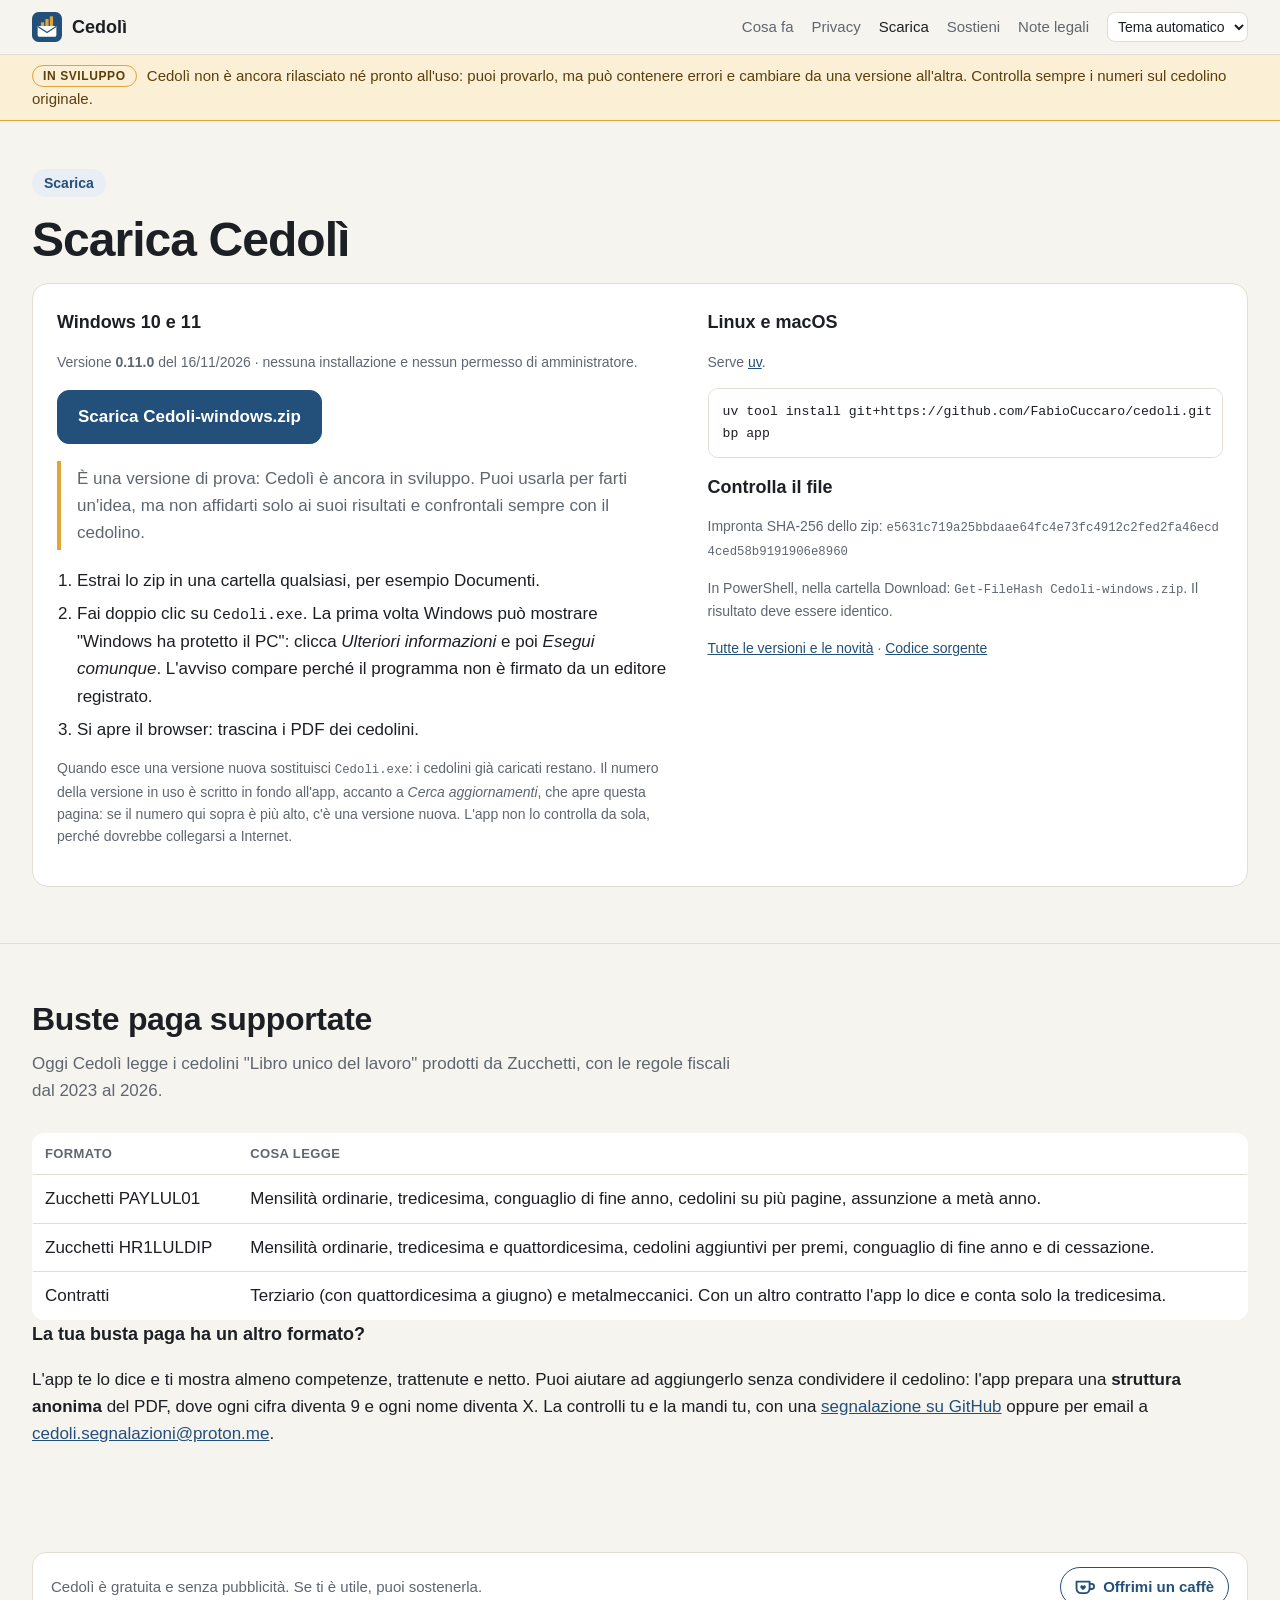
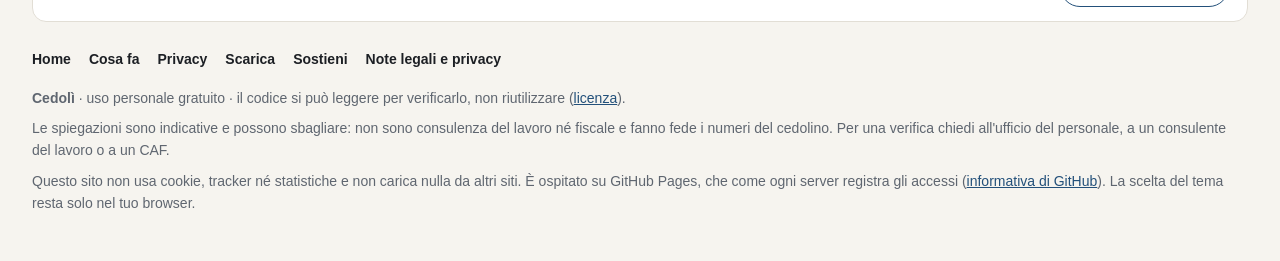
<file: docs/scarica.html>
<!doctype html>
<html lang="it">
<head>
<meta charset="utf-8">
<meta name="viewport" content="width=device-width, initial-scale=1">
<!-- Il browser stesso vieta a questa pagina di caricare qualsiasi cosa da altri siti. -->
<meta http-equiv="Content-Security-Policy" content="default-src 'none'; img-src 'self'; media-src 'self'; style-src 'self'; script-src 'self'; base-uri 'none'; form-action 'none'">
<meta name="referrer" content="no-referrer">
<title>Scarica · Cedolì</title>
<meta name="description" content="Scarica Cedolì per Windows 10 e 11, oppure installalo su Linux e macOS. Istruzioni, impronta SHA-256 dello zip e buste paga supportate.">
<link rel="icon" href="icona.svg" type="image/svg+xml">
<link rel="stylesheet" href="sito.css">
<script src="sito.js"></script>
</head>
<body>

<header class="top">
  <div class="wrap">
    <a class="brand" href="./">
      <svg class="logo" width="30" height="30" viewBox="0 0 64 64" aria-hidden="true">
        <rect class="b" width="64" height="64" rx="14"></rect>
        <rect class="o" x="19" y="22" width="7" height="16" rx="1.5"></rect>
        <rect class="o" x="28.5" y="15" width="7" height="23" rx="1.5"></rect>
        <rect class="o" x="38" y="9" width="7" height="29" rx="1.5"></rect>
        <path d="M12 30 H52 V49 A4 4 0 0 1 48 53 H16 A4 4 0 0 1 12 49 Z" fill="#ffffff"></path>
        <path class="s" d="M12.5 31 L32 43.5 L51.5 31" fill="none" stroke-width="2.6" stroke-linejoin="round"></path>
      </svg>
      <span>Cedolì</span>
    </a>
    <nav class="menu" aria-label="Pagine">
      <a href="funzioni.html">Cosa fa</a>
      <a href="verifica.html">Privacy</a>
      <a href="scarica.html" aria-current="page">Scarica</a>
      <a href="sostieni.html" class="hide-sm">Sostieni</a>
      <a href="legale.html" class="hide-sm">Note legali</a>
      <select class="theme" aria-label="Tema">
        <option value="">Tema automatico</option>
        <option value="light">Tema chiaro</option>
        <option value="dark">Tema scuro</option>
      </select>
    </nav>
  </div>
</header>

<div class="dev-banner" role="note">
  <div class="wrap"><strong class="dev-tag">In sviluppo</strong> <span>Cedolì non è ancora rilasciato né pronto all'uso: puoi provarlo, ma può contenere errori e cambiare da una versione all'altra. Controlla sempre i numeri sul cedolino originale.</span></div>
</div>

<main>

<section id="scarica" class="download first">
  <div class="wrap">
    <span class="eyebrow">Scarica</span>
    <h1>Scarica Cedolì</h1>
    <div class="box">
      <div>
        <h3>Windows 10 e 11</h3>
        <p class="small">Versione <span class="version"><!--versione-->0.11.0<!--/versione--></span> del <!--data-->16/11/2026<!--/data--> · nessuna installazione e nessun permesso di amministratore.</p>
        <p><a class="btn" href="https://github.com/FabioCuccaro/cedoli/releases/latest/download/Cedoli-windows.zip">Scarica Cedoli-windows.zip</a></p>
        <p class="note">È una versione di prova: Cedolì è ancora in sviluppo. Puoi usarla per farti un'idea, ma non affidarti solo ai suoi risultati e confrontali sempre con il cedolino.</p>
        <ol>
          <li>Estrai lo zip in una cartella qualsiasi, per esempio Documenti.</li>
          <li>Fai doppio clic su <code>Cedoli.exe</code>. La prima volta Windows può mostrare "Windows ha protetto il PC": clicca <em>Ulteriori informazioni</em> e poi <em>Esegui comunque</em>. L'avviso compare perché il programma non è firmato da un editore registrato.</li>
          <li>Si apre il browser: trascina i PDF dei cedolini.</li>
        </ol>
        <p class="small">Quando esce una versione nuova sostituisci <code>Cedoli.exe</code>: i cedolini già caricati restano. Il numero della versione in uso è scritto in fondo all'app, accanto a <em>Cerca aggiornamenti</em>, che apre questa pagina: se il numero qui sopra è più alto, c'è una versione nuova. L'app non lo controlla da sola, perché dovrebbe collegarsi a Internet.</p>
      </div>
      <div>
        <h3 id="linux">Linux e macOS</h3>
        <p class="small">Serve <a href="https://docs.astral.sh/uv/">uv</a>.</p>
        <pre><code>uv tool install git+https://github.com/FabioCuccaro/cedoli.git
bp app</code></pre>
        <h3>Controlla il file</h3>
        <p class="small hash">Impronta SHA-256 dello zip: <code><!--sha256-->e5631c719a25bbdaae64fc4e73fc4912c2fed2fa46ecd4ced58b9191906e8960<!--/sha256--></code></p>
        <p class="small">In PowerShell, nella cartella Download: <code>Get-FileHash Cedoli-windows.zip</code>. Il risultato deve essere identico.</p>
        <p class="small"><a href="https://github.com/FabioCuccaro/cedoli/releases">Tutte le versioni e le novità</a> · <a href="https://github.com/FabioCuccaro/cedoli">Codice sorgente</a></p>
      </div>
    </div>
  </div>
</section>

<section id="formati" class="formats">
  <div class="wrap">
    <h2>Buste paga supportate</h2>
    <p class="intro">Oggi Cedolì legge i cedolini "Libro unico del lavoro" prodotti da Zucchetti, con le regole fiscali dal 2023 al 2026.</p>
    <div class="scroll">
      <table>
        <thead><tr><th>Formato</th><th>Cosa legge</th></tr></thead>
        <tbody>
          <tr><td>Zucchetti PAYLUL01</td><td>Mensilità ordinarie, tredicesima, conguaglio di fine anno, cedolini su più pagine, assunzione a metà anno.</td></tr>
          <tr><td>Zucchetti HR1LULDIP</td><td>Mensilità ordinarie, tredicesima e quattordicesima, cedolini aggiuntivi per premi, conguaglio di fine anno e di cessazione.</td></tr>
          <tr><td>Contratti</td><td>Terziario (con quattordicesima a giugno) e metalmeccanici. Con un altro contratto l'app lo dice e conta solo la tredicesima.</td></tr>
        </tbody>
      </table>
    </div>
    <h3>La tua busta paga ha un altro formato?</h3>
    <p>L'app te lo dice e ti mostra almeno competenze, trattenute e netto. Puoi aiutare ad aggiungerlo senza condividere il cedolino: l'app prepara una <strong>struttura anonima</strong> del PDF, dove ogni cifra diventa 9 e ogni nome diventa X. La controlli tu e la mandi tu, con una <a href="https://github.com/FabioCuccaro/cedoli-segnalazioni">segnalazione su GitHub</a> oppure per email a <a href="mailto:cedoli.segnalazioni@proton.me">cedoli.segnalazioni@proton.me</a>.</p>
  </div>
</section>

</main>

<footer>
  <div class="wrap">
    <div class="foot-support"><span>Cedolì è gratuita e senza pubblicità. Se ti è utile, puoi sostenerla.</span><a class="btn-cafe" href="https://ko-fi.com/cedoli"><svg width="20" height="16" viewBox="0 0 26 20" aria-hidden="true"><path d="M2 3h17v9a6 6 0 0 1-6 6H8a6 6 0 0 1-6-6z" fill="none" stroke="currentColor" stroke-width="2.4" stroke-linejoin="round"/><path d="M19 6h2.5a3.3 3.3 0 0 1 0 6.6H19" fill="none" stroke="currentColor" stroke-width="2.4"/><path d="M10.5 14s-3.6-2.2-3.6-4.4c0-1.2.8-2 1.8-2 .8 0 1.4.4 1.8 1 .4-.6 1-1 1.8-1 1 0 1.8.8 1.8 2 0 2.2-3.6 4.4-3.6 4.4z" fill="currentColor"/></svg>Offrimi un caffè</a></div>
    <nav class="foot-nav" aria-label="Tutte le pagine"><a href="./">Home</a><a href="funzioni.html">Cosa fa</a><a href="verifica.html">Privacy</a><a href="scarica.html">Scarica</a><a href="sostieni.html">Sostieni</a><a href="legale.html">Note legali e privacy</a></nav>
    <div><strong>Cedolì</strong> · uso personale gratuito · il codice si può leggere per verificarlo, non riutilizzare (<a href="https://github.com/FabioCuccaro/cedoli/blob/main/LICENSE.md">licenza</a>).</div>
    <div>Le spiegazioni sono indicative e possono sbagliare: non sono consulenza del lavoro né fiscale e fanno fede i numeri del cedolino. Per una verifica chiedi all'ufficio del personale, a un consulente del lavoro o a un CAF.</div>
    <div>Questo sito non usa cookie, tracker né statistiche e non carica nulla da altri siti. È ospitato su GitHub Pages, che come ogni server registra gli accessi (<a href="https://docs.github.com/it/site-policy/privacy-policies/github-general-privacy-statement">informativa di GitHub</a>). La scelta del tema resta solo nel tuo browser.</div>
  </div>
</footer>

</body>
</html>
</file>
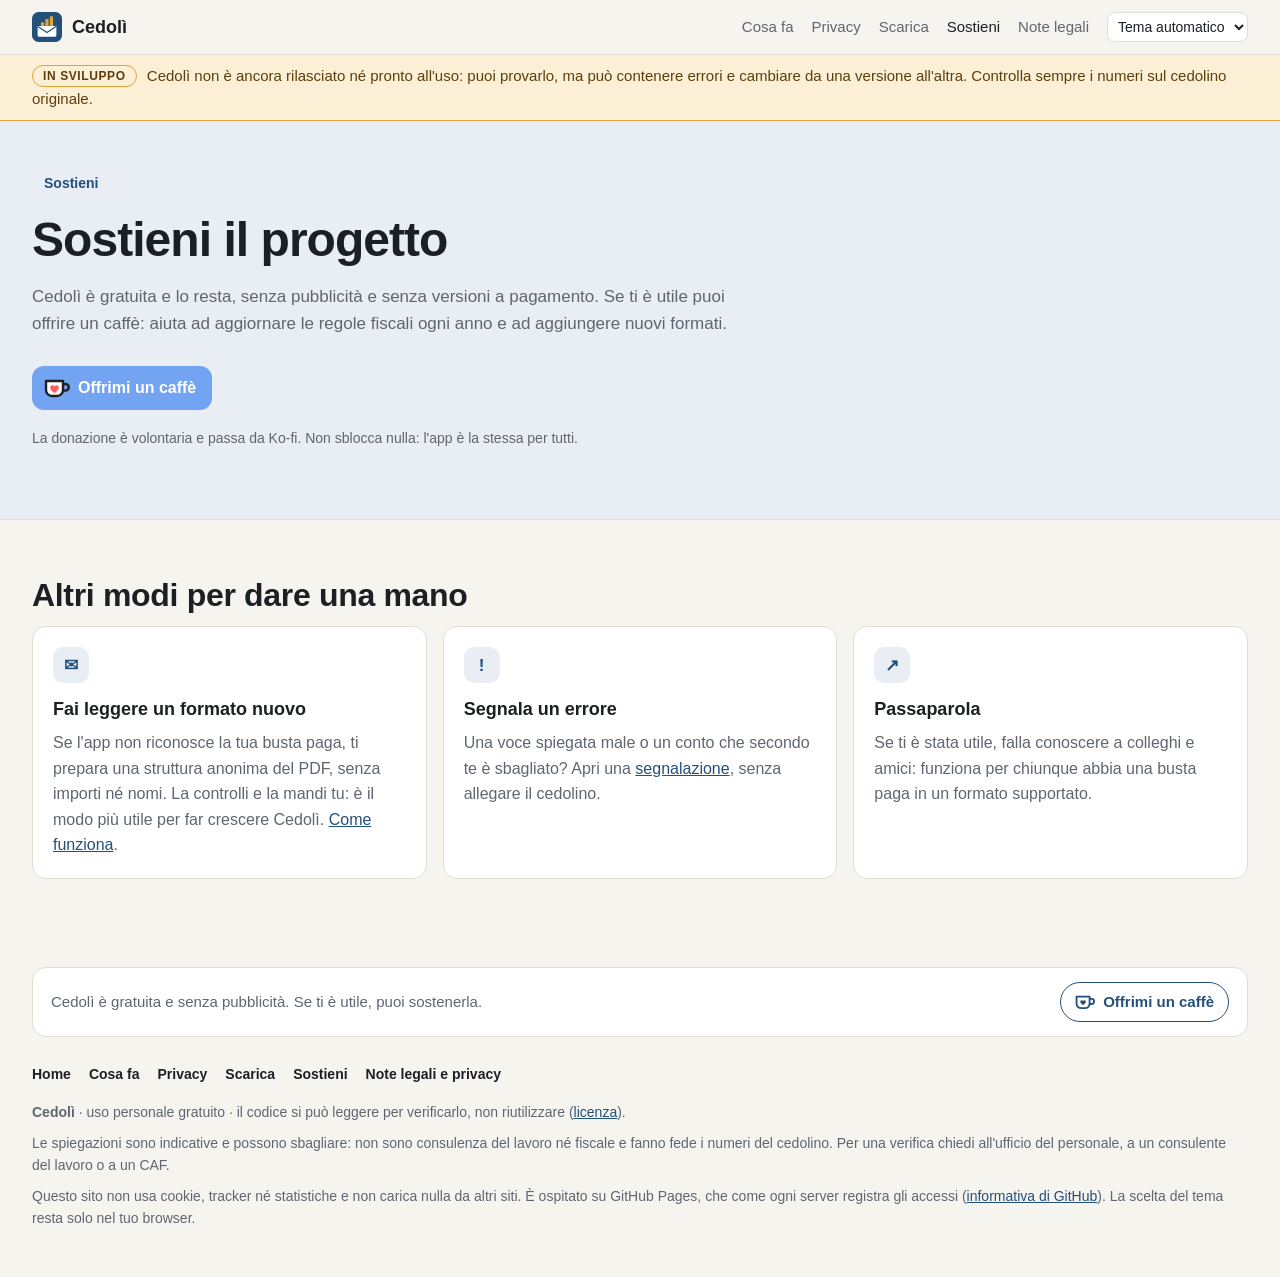
<file: docs/sostieni.html>
<!doctype html>
<html lang="it">
<head>
<meta charset="utf-8">
<meta name="viewport" content="width=device-width, initial-scale=1">
<!-- Il browser stesso vieta a questa pagina di caricare qualsiasi cosa da altri siti. -->
<meta http-equiv="Content-Security-Policy" content="default-src 'none'; img-src 'self'; media-src 'self'; style-src 'self'; script-src 'self'; base-uri 'none'; form-action 'none'">
<meta name="referrer" content="no-referrer">
<title>Sostieni · Cedolì</title>
<meta name="description" content="Cedolì è gratuita, senza pubblicità né versioni a pagamento. Puoi sostenerla con un caffè su Ko-fi, segnalando un formato nuovo o facendola conoscere.">
<link rel="icon" href="icona.svg" type="image/svg+xml">
<link rel="stylesheet" href="sito.css">
<script src="sito.js"></script>
</head>
<body>

<header class="top">
  <div class="wrap">
    <a class="brand" href="./">
      <svg class="logo" width="30" height="30" viewBox="0 0 64 64" aria-hidden="true">
        <rect class="b" width="64" height="64" rx="14"></rect>
        <rect class="o" x="19" y="22" width="7" height="16" rx="1.5"></rect>
        <rect class="o" x="28.5" y="15" width="7" height="23" rx="1.5"></rect>
        <rect class="o" x="38" y="9" width="7" height="29" rx="1.5"></rect>
        <path d="M12 30 H52 V49 A4 4 0 0 1 48 53 H16 A4 4 0 0 1 12 49 Z" fill="#ffffff"></path>
        <path class="s" d="M12.5 31 L32 43.5 L51.5 31" fill="none" stroke-width="2.6" stroke-linejoin="round"></path>
      </svg>
      <span>Cedolì</span>
    </a>
    <nav class="menu" aria-label="Pagine">
      <a href="funzioni.html">Cosa fa</a>
      <a href="verifica.html">Privacy</a>
      <a href="scarica.html">Scarica</a>
      <a href="sostieni.html" class="hide-sm" aria-current="page">Sostieni</a>
      <a href="legale.html" class="hide-sm">Note legali</a>
      <select class="theme" aria-label="Tema">
        <option value="">Tema automatico</option>
        <option value="light">Tema chiaro</option>
        <option value="dark">Tema scuro</option>
      </select>
    </nav>
  </div>
</header>

<div class="dev-banner" role="note">
  <div class="wrap"><strong class="dev-tag">In sviluppo</strong> <span>Cedolì non è ancora rilasciato né pronto all'uso: puoi provarlo, ma può contenere errori e cambiare da una versione all'altra. Controlla sempre i numeri sul cedolino originale.</span></div>
</div>

<main>

<section id="sostieni" class="support first">
  <div class="wrap">
    <span class="eyebrow">Sostieni</span>
    <h1>Sostieni il progetto</h1>
    <p class="intro">Cedolì è gratuita e lo resta, senza pubblicità e senza versioni a pagamento. Se ti è utile puoi offrire un caffè: aiuta ad aggiornare le regole fiscali ogni anno e ad aggiungere nuovi formati.</p>
    <p><a class="kofi" href="https://ko-fi.com/cedoli"><svg width="26" height="20" viewBox="0 0 26 20" aria-hidden="true"><path d="M2 3h17v9a6 6 0 0 1-6 6H8a6 6 0 0 1-6-6z" fill="#fff" stroke="#202020" stroke-width="2.4" stroke-linejoin="round"/><path d="M19 6h2.5a3.3 3.3 0 0 1 0 6.6H19" fill="none" stroke="#202020" stroke-width="2.4"/><path d="M10.5 15s-4.3-2.6-4.3-5.3c0-1.4 1-2.4 2.2-2.4.9 0 1.6.5 2.1 1.2.5-.7 1.2-1.2 2.1-1.2 1.2 0 2.2 1 2.2 2.4 0 2.7-4.3 5.3-4.3 5.3z" fill="#ff5e5b"/></svg>Offrimi un caffè</a></p>
    <p class="small">La donazione è volontaria e passa da Ko-fi. Non sblocca nulla: l'app è la stessa per tutti.</p>
  </div>
</section>

<section>
  <div class="wrap">
    <h2>Altri modi per dare una mano</h2>
    <div class="cards three">
      <div class="card"><div class="ico" aria-hidden="true">✉</div><h3>Fai leggere un formato nuovo</h3><p>Se l'app non riconosce la tua busta paga, ti prepara una struttura anonima del PDF, senza importi né nomi. La controlli e la mandi tu: è il modo più utile per far crescere Cedolì. <a href="scarica.html#formati">Come funziona</a>.</p></div>
      <div class="card"><div class="ico" aria-hidden="true">!</div><h3>Segnala un errore</h3><p>Una voce spiegata male o un conto che secondo te è sbagliato? Apri una <a href="https://github.com/FabioCuccaro/cedoli-segnalazioni/issues">segnalazione</a>, senza allegare il cedolino.</p></div>
      <div class="card"><div class="ico" aria-hidden="true">↗</div><h3>Passaparola</h3><p>Se ti è stata utile, falla conoscere a colleghi e amici: funziona per chiunque abbia una busta paga in un formato supportato.</p></div>
    </div>
  </div>
</section>

</main>

<footer>
  <div class="wrap">
    <div class="foot-support"><span>Cedolì è gratuita e senza pubblicità. Se ti è utile, puoi sostenerla.</span><a class="btn-cafe" href="https://ko-fi.com/cedoli"><svg width="20" height="16" viewBox="0 0 26 20" aria-hidden="true"><path d="M2 3h17v9a6 6 0 0 1-6 6H8a6 6 0 0 1-6-6z" fill="none" stroke="currentColor" stroke-width="2.4" stroke-linejoin="round"/><path d="M19 6h2.5a3.3 3.3 0 0 1 0 6.6H19" fill="none" stroke="currentColor" stroke-width="2.4"/><path d="M10.5 14s-3.6-2.2-3.6-4.4c0-1.2.8-2 1.8-2 .8 0 1.4.4 1.8 1 .4-.6 1-1 1.8-1 1 0 1.8.8 1.8 2 0 2.2-3.6 4.4-3.6 4.4z" fill="currentColor"/></svg>Offrimi un caffè</a></div>
    <nav class="foot-nav" aria-label="Tutte le pagine"><a href="./">Home</a><a href="funzioni.html">Cosa fa</a><a href="verifica.html">Privacy</a><a href="scarica.html">Scarica</a><a href="sostieni.html">Sostieni</a><a href="legale.html">Note legali e privacy</a></nav>
    <div><strong>Cedolì</strong> · uso personale gratuito · il codice si può leggere per verificarlo, non riutilizzare (<a href="https://github.com/FabioCuccaro/cedoli/blob/main/LICENSE.md">licenza</a>).</div>
    <div>Le spiegazioni sono indicative e possono sbagliare: non sono consulenza del lavoro né fiscale e fanno fede i numeri del cedolino. Per una verifica chiedi all'ufficio del personale, a un consulente del lavoro o a un CAF.</div>
    <div>Questo sito non usa cookie, tracker né statistiche e non carica nulla da altri siti. È ospitato su GitHub Pages, che come ogni server registra gli accessi (<a href="https://docs.github.com/it/site-policy/privacy-policies/github-general-privacy-statement">informativa di GitHub</a>). La scelta del tema resta solo nel tuo browser.</div>
  </div>
</footer>

</body>
</html>
</file>
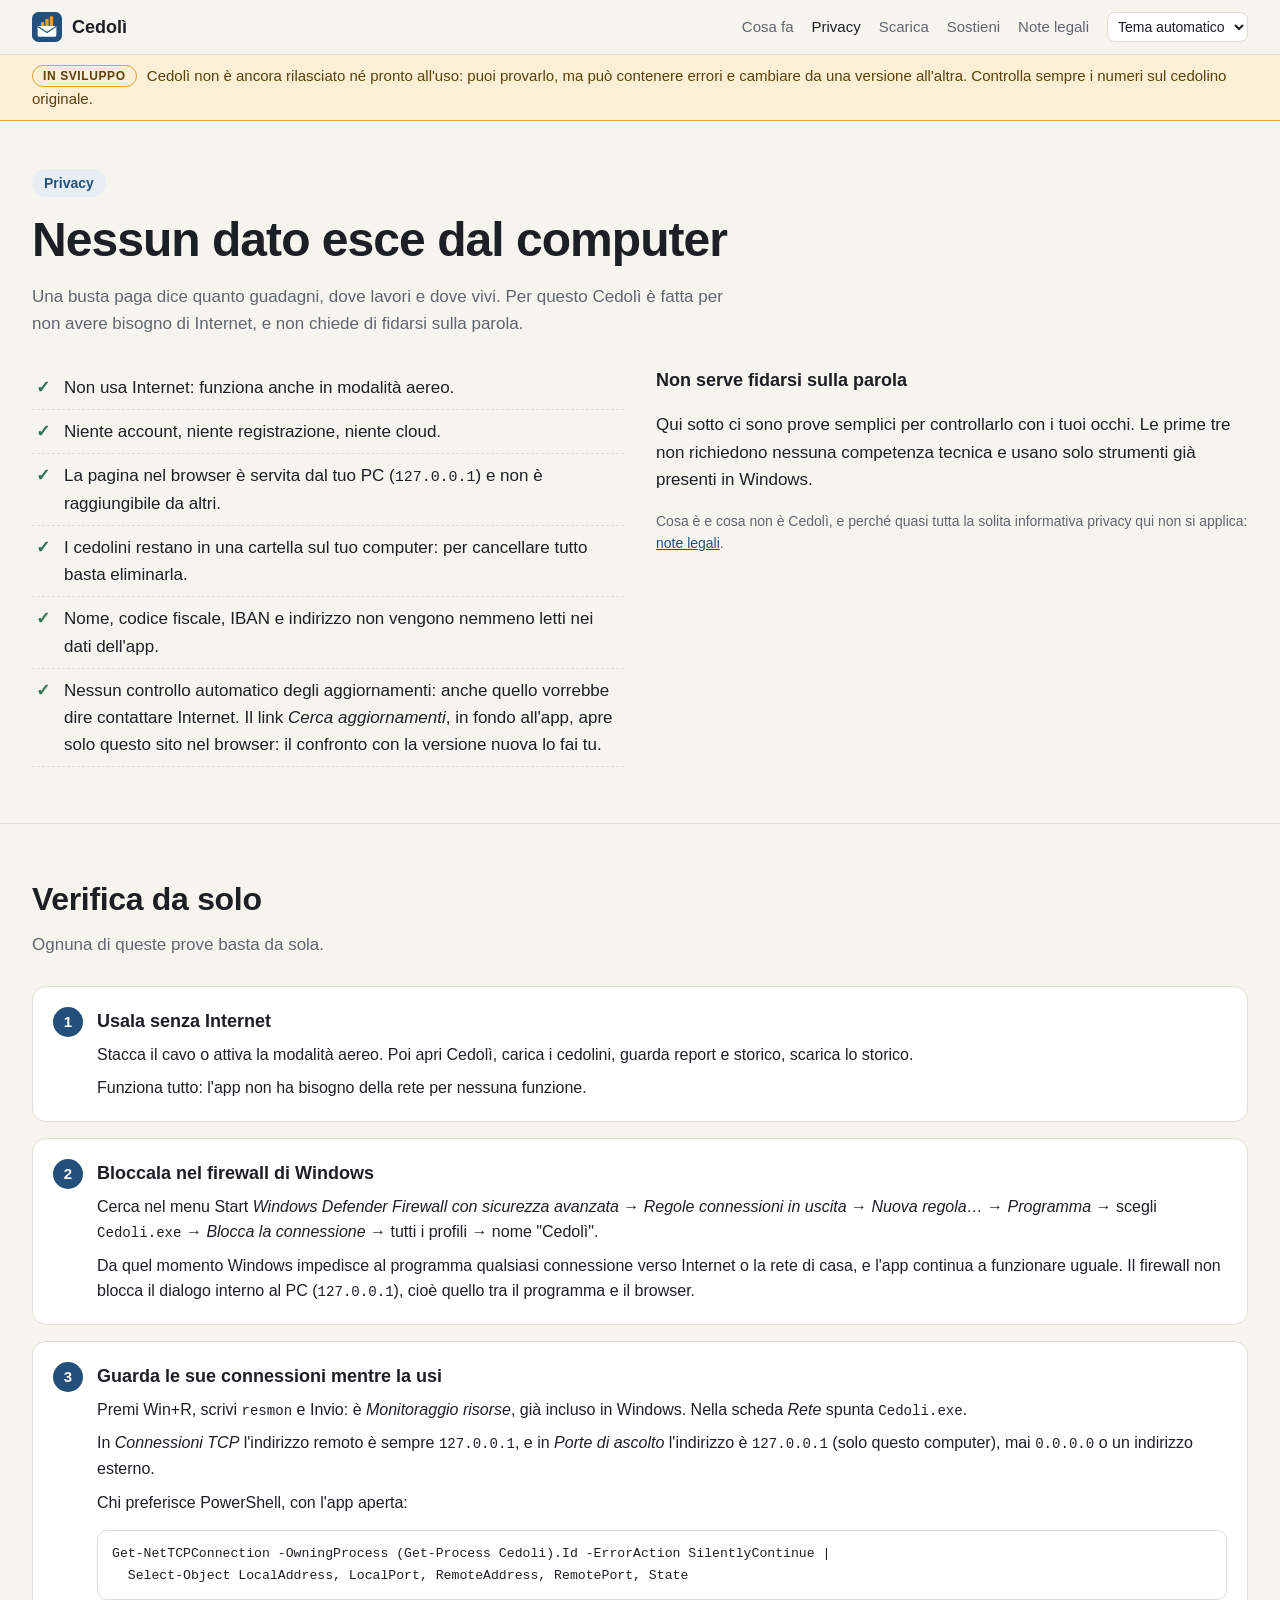
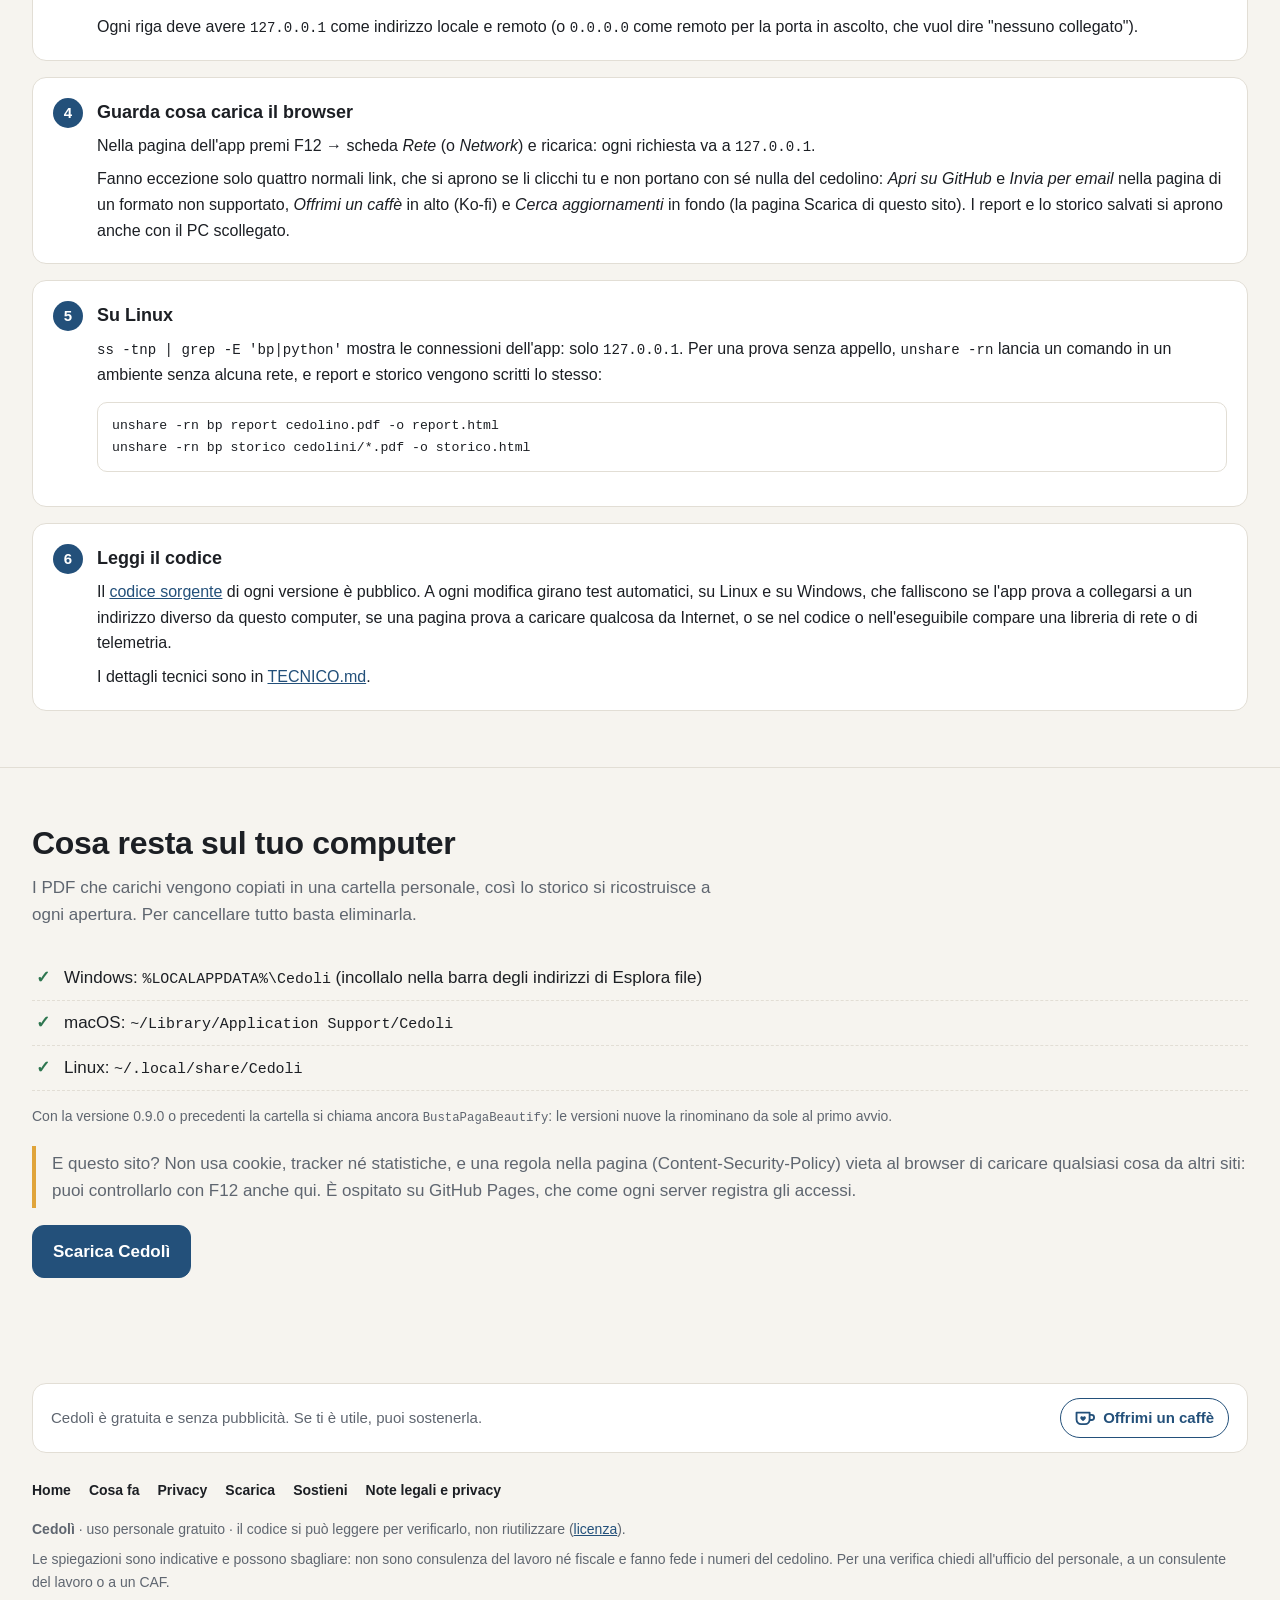
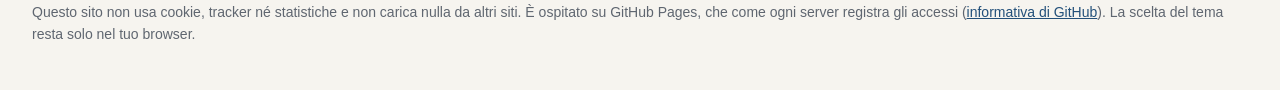
<file: docs/verifica.html>
<!doctype html>
<html lang="it">
<head>
<meta charset="utf-8">
<meta name="viewport" content="width=device-width, initial-scale=1">
<!-- Il browser stesso vieta a questa pagina di caricare qualsiasi cosa da altri siti. -->
<meta http-equiv="Content-Security-Policy" content="default-src 'none'; img-src 'self'; media-src 'self'; style-src 'self'; script-src 'self'; base-uri 'none'; form-action 'none'">
<meta name="referrer" content="no-referrer">
<title>Privacy: nessun dato esce dal PC · Cedolì</title>
<meta name="description" content="Cedolì non usa Internet: niente account, niente cloud. Prove semplici per controllarlo da soli: modalità aereo, firewall di Windows, Monitoraggio risorse, strumenti del browser, codice sorgente.">
<link rel="icon" href="icona.svg" type="image/svg+xml">
<link rel="stylesheet" href="sito.css">
<script src="sito.js"></script>
</head>
<body>

<header class="top">
  <div class="wrap">
    <a class="brand" href="./">
      <svg class="logo" width="30" height="30" viewBox="0 0 64 64" aria-hidden="true">
        <rect class="b" width="64" height="64" rx="14"></rect>
        <rect class="o" x="19" y="22" width="7" height="16" rx="1.5"></rect>
        <rect class="o" x="28.5" y="15" width="7" height="23" rx="1.5"></rect>
        <rect class="o" x="38" y="9" width="7" height="29" rx="1.5"></rect>
        <path d="M12 30 H52 V49 A4 4 0 0 1 48 53 H16 A4 4 0 0 1 12 49 Z" fill="#ffffff"></path>
        <path class="s" d="M12.5 31 L32 43.5 L51.5 31" fill="none" stroke-width="2.6" stroke-linejoin="round"></path>
      </svg>
      <span>Cedolì</span>
    </a>
    <nav class="menu" aria-label="Pagine">
      <a href="funzioni.html">Cosa fa</a>
      <a href="verifica.html" aria-current="page">Privacy</a>
      <a href="scarica.html">Scarica</a>
      <a href="sostieni.html" class="hide-sm">Sostieni</a>
      <a href="legale.html" class="hide-sm">Note legali</a>
      <select class="theme" aria-label="Tema">
        <option value="">Tema automatico</option>
        <option value="light">Tema chiaro</option>
        <option value="dark">Tema scuro</option>
      </select>
    </nav>
  </div>
</header>

<div class="dev-banner" role="note">
  <div class="wrap"><strong class="dev-tag">In sviluppo</strong> <span>Cedolì non è ancora rilasciato né pronto all'uso: puoi provarlo, ma può contenere errori e cambiare da una versione all'altra. Controlla sempre i numeri sul cedolino originale.</span></div>
</div>

<main>

<section id="privacy" class="privacy first">
  <div class="wrap">
    <span class="eyebrow">Privacy</span>
    <h1>Nessun dato esce dal computer</h1>
    <p class="intro">Una busta paga dice quanto guadagni, dove lavori e dove vivi. Per questo Cedolì è fatta per non avere bisogno di Internet, e non chiede di fidarsi sulla parola.</p>
    <div class="grid">
      <ul class="checks">
        <li>Non usa Internet: funziona anche in modalità aereo.</li>
        <li>Niente account, niente registrazione, niente cloud.</li>
        <li>La pagina nel browser è servita dal tuo PC (<code>127.0.0.1</code>) e non è raggiungibile da altri.</li>
        <li>I cedolini restano in una cartella sul tuo computer: per cancellare tutto basta eliminarla.</li>
        <li>Nome, codice fiscale, IBAN e indirizzo non vengono nemmeno letti nei dati dell'app.</li>
        <li>Nessun controllo automatico degli aggiornamenti: anche quello vorrebbe dire contattare Internet. Il link <em>Cerca aggiornamenti</em>, in fondo all'app, apre solo questo sito nel browser: il confronto con la versione nuova lo fai tu.</li>
      </ul>
      <div>
        <h3>Non serve fidarsi sulla parola</h3>
        <p>Qui sotto ci sono prove semplici per controllarlo con i tuoi occhi. Le prime tre non richiedono nessuna competenza tecnica e usano solo strumenti già presenti in Windows.</p>
        <p class="small">Cosa è e cosa non è Cedolì, e perché quasi tutta la solita informativa privacy qui non si applica: <a href="legale.html#privacy">note legali</a>.</p>
      </div>
    </div>
  </div>
</section>


<section>
  <div class="wrap">
    <h2>Verifica da solo</h2>
    <p class="intro">Ognuna di queste prove basta da sola.</p>

    <div class="steps">
      <div class="card">
        <h3>Usala senza Internet</h3>
        <p>Stacca il cavo o attiva la modalità aereo. Poi apri Cedolì, carica i cedolini, guarda report e storico, scarica lo storico.</p>
        <p>Funziona tutto: l'app non ha bisogno della rete per nessuna funzione.</p>
      </div>

      <div class="card">
        <h3>Bloccala nel firewall di Windows</h3>
        <p>Cerca nel menu Start <em>Windows Defender Firewall con sicurezza avanzata</em> → <em>Regole connessioni in uscita</em> → <em>Nuova regola…</em> → <em>Programma</em> → scegli <code>Cedoli.exe</code> → <em>Blocca la connessione</em> → tutti i profili → nome "Cedolì".</p>
        <p>Da quel momento Windows impedisce al programma qualsiasi connessione verso Internet o la rete di casa, e l'app continua a funzionare uguale. Il firewall non blocca il dialogo interno al PC (<code>127.0.0.1</code>), cioè quello tra il programma e il browser.</p>
      </div>

      <div class="card">
        <h3>Guarda le sue connessioni mentre la usi</h3>
        <p>Premi Win+R, scrivi <code>resmon</code> e Invio: è <em>Monitoraggio risorse</em>, già incluso in Windows. Nella scheda <em>Rete</em> spunta <code>Cedoli.exe</code>.</p>
        <p>In <em>Connessioni TCP</em> l'indirizzo remoto è sempre <code>127.0.0.1</code>, e in <em>Porte di ascolto</em> l'indirizzo è <code>127.0.0.1</code> (solo questo computer), mai <code>0.0.0.0</code> o un indirizzo esterno.</p>
        <p>Chi preferisce PowerShell, con l'app aperta:</p>
        <pre><code>Get-NetTCPConnection -OwningProcess (Get-Process Cedoli).Id -ErrorAction SilentlyContinue |
  Select-Object LocalAddress, LocalPort, RemoteAddress, RemotePort, State</code></pre>
        <p>Ogni riga deve avere <code>127.0.0.1</code> come indirizzo locale e remoto (o <code>0.0.0.0</code> come remoto per la porta in ascolto, che vuol dire "nessuno collegato").</p>
      </div>

      <div class="card">
        <h3>Guarda cosa carica il browser</h3>
        <p>Nella pagina dell'app premi F12 → scheda <em>Rete</em> (o <em>Network</em>) e ricarica: ogni richiesta va a <code>127.0.0.1</code>.</p>
        <p>Fanno eccezione solo quattro normali link, che si aprono se li clicchi tu e non portano con sé nulla del cedolino: <em>Apri su GitHub</em> e <em>Invia per email</em> nella pagina di un formato non supportato, <em>Offrimi un caffè</em> in alto (Ko-fi) e <em>Cerca aggiornamenti</em> in fondo (la pagina Scarica di questo sito). I report e lo storico salvati si aprono anche con il PC scollegato.</p>
      </div>

      <div class="card">
        <h3>Su Linux</h3>
        <p><code>ss -tnp | grep -E 'bp|python'</code> mostra le connessioni dell'app: solo <code>127.0.0.1</code>. Per una prova senza appello, <code>unshare -rn</code> lancia un comando in un ambiente senza alcuna rete, e report e storico vengono scritti lo stesso:</p>
        <pre><code>unshare -rn bp report cedolino.pdf -o report.html
unshare -rn bp storico cedolini/*.pdf -o storico.html</code></pre>
      </div>

      <div class="card">
        <h3>Leggi il codice</h3>
        <p>Il <a href="https://github.com/FabioCuccaro/cedoli">codice sorgente</a> di ogni versione è pubblico. A ogni modifica girano test automatici, su Linux e su Windows, che falliscono se l'app prova a collegarsi a un indirizzo diverso da questo computer, se una pagina prova a caricare qualcosa da Internet, o se nel codice o nell'eseguibile compare una libreria di rete o di telemetria.</p>
        <p>I dettagli tecnici sono in <a href="https://github.com/FabioCuccaro/cedoli/blob/main/TECNICO.md#privacy">TECNICO.md</a>.</p>
      </div>
    </div>
  </div>
</section>

<section>
  <div class="wrap">
    <h2>Cosa resta sul tuo computer</h2>
    <p class="intro">I PDF che carichi vengono copiati in una cartella personale, così lo storico si ricostruisce a ogni apertura. Per cancellare tutto basta eliminarla.</p>
    <ul class="checks">
      <li>Windows: <code>%LOCALAPPDATA%\Cedoli</code> (incollalo nella barra degli indirizzi di Esplora file)</li>
      <li>macOS: <code>~/Library/Application Support/Cedoli</code></li>
      <li>Linux: <code>~/.local/share/Cedoli</code></li>
    </ul>
    <p class="small">Con la versione 0.9.0 o precedenti la cartella si chiama ancora <code>BustaPagaBeautify</code>: le versioni nuove la rinominano da sole al primo avvio.</p>
    <p class="note">E questo sito? Non usa cookie, tracker né statistiche, e una regola nella pagina (Content-Security-Policy) vieta al browser di caricare qualsiasi cosa da altri siti: puoi controllarlo con F12 anche qui. È ospitato su GitHub Pages, che come ogni server registra gli accessi.</p>
    <p><a class="btn" href="scarica.html">Scarica Cedolì</a></p>
  </div>
</section>

</main>

<footer>
  <div class="wrap">
    <div class="foot-support"><span>Cedolì è gratuita e senza pubblicità. Se ti è utile, puoi sostenerla.</span><a class="btn-cafe" href="https://ko-fi.com/cedoli"><svg width="20" height="16" viewBox="0 0 26 20" aria-hidden="true"><path d="M2 3h17v9a6 6 0 0 1-6 6H8a6 6 0 0 1-6-6z" fill="none" stroke="currentColor" stroke-width="2.4" stroke-linejoin="round"/><path d="M19 6h2.5a3.3 3.3 0 0 1 0 6.6H19" fill="none" stroke="currentColor" stroke-width="2.4"/><path d="M10.5 14s-3.6-2.2-3.6-4.4c0-1.2.8-2 1.8-2 .8 0 1.4.4 1.8 1 .4-.6 1-1 1.8-1 1 0 1.8.8 1.8 2 0 2.2-3.6 4.4-3.6 4.4z" fill="currentColor"/></svg>Offrimi un caffè</a></div>
    <nav class="foot-nav" aria-label="Tutte le pagine"><a href="./">Home</a><a href="funzioni.html">Cosa fa</a><a href="verifica.html">Privacy</a><a href="scarica.html">Scarica</a><a href="sostieni.html">Sostieni</a><a href="legale.html">Note legali e privacy</a></nav>
    <div><strong>Cedolì</strong> · uso personale gratuito · il codice si può leggere per verificarlo, non riutilizzare (<a href="https://github.com/FabioCuccaro/cedoli/blob/main/LICENSE.md">licenza</a>).</div>
    <div>Le spiegazioni sono indicative e possono sbagliare: non sono consulenza del lavoro né fiscale e fanno fede i numeri del cedolino. Per una verifica chiedi all'ufficio del personale, a un consulente del lavoro o a un CAF.</div>
    <div>Questo sito non usa cookie, tracker né statistiche e non carica nulla da altri siti. È ospitato su GitHub Pages, che come ogni server registra gli accessi (<a href="https://docs.github.com/it/site-policy/privacy-policies/github-general-privacy-statement">informativa di GitHub</a>). La scelta del tema resta solo nel tuo browser.</div>
  </div>
</footer>

</body>
</html>
</file>
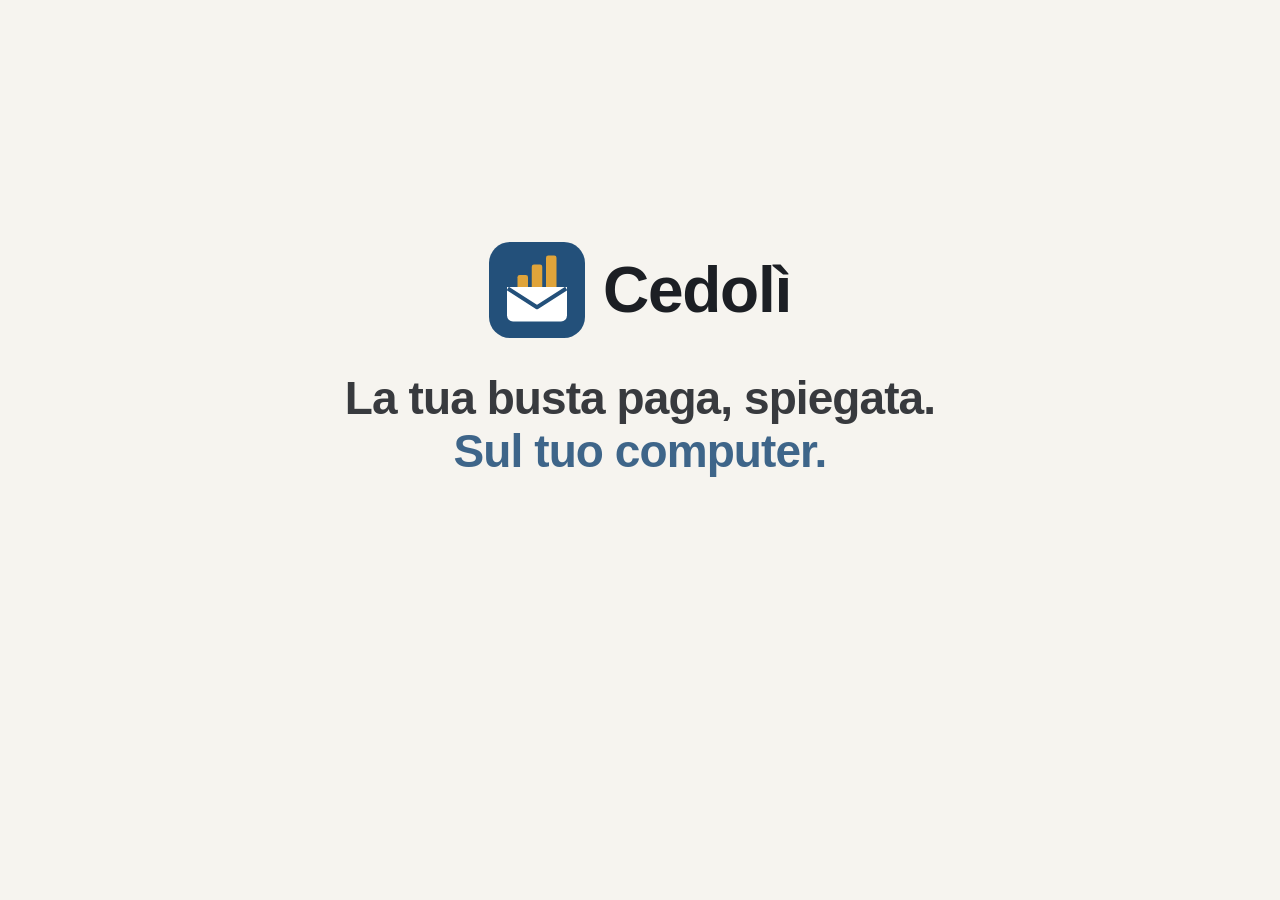
<file: tools/video/demo.html>
<!doctype html>
<html lang="it">
<head>
<meta charset="utf-8">
<title>Cedolì: video dimostrativo</title>
<!--
  Scene del video della home (docs/video/). Ogni fotogramma è render(t), con t in secondi:
  registra.js chiama render() per ogni fotogramma, fa lo screenshot e FFmpeg li unisce.
  Aperta nel browser con ?t=12.5 mostra quel momento, senza ?t si anima in tempo reale.
  Le immagini in img/ vengono da cattura.js, con cedolini sintetici.
-->
<style>
  :root { --bg:#f6f4ef; --surface:#fff; --text:#1c1f24; --muted:#5f6670; --line:#e2ded5; --accent:#23507a; --accent-2:#e0a43a; --soft:#e8eef4; --bad:#c0392b; }
  * { box-sizing: border-box; }
  html, body { margin: 0; width: 1280px; height: 720px; overflow: hidden; background: var(--bg); color: var(--text);
    font-family: -apple-system, BlinkMacSystemFont, "Segoe UI", Roboto, "Helvetica Neue", Arial, sans-serif; }
  .abs { position: absolute; }
  .brand { display: flex; align-items: center; gap: 18px; font-weight: 800; letter-spacing: -.02em; }
  .logo .b { fill: var(--accent); } .logo .o { fill: var(--accent-2); } .logo .s { stroke: var(--accent); }

  #intro, #outro { left: 0; top: 0; width: 1280px; height: 720px; display: flex; flex-direction: column; align-items: center; justify-content: center; text-align: center; }
  #intro .brand, #outro .brand { font-size: 64px; }
  #intro h1 { font-size: 46px; line-height: 1.15; letter-spacing: -.02em; margin: 34px 0 0; max-width: 900px; }
  #intro h1 em { font-style: normal; color: var(--accent); }

  #caption { left: 64px; top: 0; width: 350px; height: 720px; display: flex; flex-direction: column; justify-content: center; }
  .cap { position: absolute; left: 0; width: 350px; }
  .cap .n { display: inline-grid; place-items: center; width: 40px; height: 40px; border-radius: 50%; background: var(--accent); color: #fff; font-weight: 800; font-size: 20px; margin-bottom: 18px; }
  .cap h2 { font-size: 38px; line-height: 1.15; letter-spacing: -.02em; margin: 0 0 14px; }
  .cap p { font-size: 21px; line-height: 1.45; color: var(--muted); margin: 0; }

  #win { left: 450px; top: 56px; width: 776px; height: 608px; background: var(--surface); border-radius: 16px; border: 1px solid var(--line);
    box-shadow: 0 24px 60px rgba(20,30,45,.16); overflow: hidden; }
  #bar { height: 40px; background: #eceae4; display: flex; align-items: center; gap: 8px; padding: 0 16px; border-bottom: 1px solid var(--line); }
  #bar i { width: 12px; height: 12px; border-radius: 50%; background: #d6d2c8; display: block; }
  #bar span { margin-left: 18px; flex: 1; height: 24px; border-radius: 8px; background: #f8f7f3; font-size: 13px; color: var(--muted); display: flex; align-items: center; padding-left: 12px; }
  #view { position: absolute; left: 0; top: 40px; width: 776px; height: 568px; overflow: hidden; background: var(--bg); }
  .shot { position: absolute; left: 0; top: 0; width: 1100px; transform-origin: 0 0; }
  .ring { position: absolute; border: 4px solid var(--accent-2); border-radius: 14px; box-shadow: 0 0 0 9999px rgba(28,31,36,.18); }
  #wipe { position: absolute; background: #fff; }
  #pdf { width: 92px; height: 116px; background: #fff; border: 2px solid var(--line); border-radius: 10px; box-shadow: 0 12px 30px rgba(20,30,45,.22);
    display: flex; flex-direction: column; align-items: center; justify-content: center; gap: 6px; font-weight: 800; color: var(--bad); font-size: 18px; }
  #pdf svg { width: 40px; height: 40px; color: var(--accent); }
  #cursor { width: 26px; height: 26px; }
  #badge { right: 24px; bottom: 18px; font-size: 13px; font-weight: 700; color: var(--muted); letter-spacing: .04em; text-transform: uppercase; }

  #outro .wifi { width: 150px; height: 150px; color: var(--accent); }
  #outro .wifi .cut { stroke: var(--bad); }
  #outro h2 { font-size: 48px; letter-spacing: -.02em; margin: 26px 0 8px; }
  #outro p { font-size: 26px; color: var(--muted); margin: 0; }
  #outro .end { margin-top: 0; }
  #outro .url { margin-top: 26px; font-size: 30px; font-weight: 800; color: #fff; background: var(--accent); padding: 12px 30px; border-radius: 14px; }
</style>
</head>
<body>

<div id="intro" class="abs">
  <div class="brand">
    <svg class="logo" width="96" height="96" viewBox="0 0 64 64" aria-hidden="true"><rect class="b" width="64" height="64" rx="14"/><rect class="o" x="19" y="22" width="7" height="16" rx="1.5"/><rect class="o" x="28.5" y="15" width="7" height="23" rx="1.5"/><rect class="o" x="38" y="9" width="7" height="29" rx="1.5"/><path d="M12 30 H52 V49 A4 4 0 0 1 48 53 H16 A4 4 0 0 1 12 49 Z" fill="#fff"/><path class="s" d="M12.5 31 L32 43.5 L51.5 31" fill="none" stroke-width="2.6" stroke-linejoin="round"/></svg>
    Cedolì
  </div>
  <h1 id="intro-h">La tua busta paga, spiegata.<br><em>Sul tuo computer.</em></h1>
</div>

<div id="caption" class="abs">
  <div class="cap" id="c1"><div class="n">1</div><h2>Trascini il PDF del cedolino</h2><p>Quello che ti dà l'azienda, anche più mesi insieme.</p></div>
  <div class="cap" id="c2"><div class="n">2</div><h2>Ti spiega il mese</h2><p>Netto, trattenute e ogni voce particolare, con parole semplici.</p></div>
  <div class="cap" id="c3"><div class="n">3</div><h2>Rifà i conti</h2><p>Se un numero non torna te lo dice, con la differenza in euro e cosa chiedere.</p></div>
  <div class="cap" id="c4"><div class="n">4</div><h2>Tiene lo storico</h2><p>Mese dopo mese, tredicesima compresa.</p></div>
</div>

<div id="win" class="abs">
  <div id="bar"><i></i><i></i><i></i><span>127.0.0.1 · solo su questo computer</span></div>
  <div id="view">
    <img class="shot" id="s-elenco" src="img/elenco.png" alt="">
    <img class="shot" id="s-mese" src="img/mese.png" alt="">
    <img class="shot" id="s-storico" src="img/storico.png" alt="">
    <div id="wipe"></div>
    <div class="ring" id="ring"></div>
  </div>
</div>

<div id="pdf" class="abs"><svg viewBox="0 0 24 24" aria-hidden="true"><path d="M6 2h8l5 5v15H6z" fill="none" stroke="currentColor" stroke-width="1.8" stroke-linejoin="round"/><path d="M14 2v5h5M9 13h7M9 17h5" fill="none" stroke="currentColor" stroke-width="1.8"/></svg>PDF</div>
<svg id="cursor" class="abs" viewBox="0 0 24 24" aria-hidden="true"><path d="M3 2l17 10-7.5 1.6L9 21z" fill="#1c1f24" stroke="#fff" stroke-width="1.5" stroke-linejoin="round"/></svg>
<div id="badge" class="abs">Dati di esempio</div>

<div id="outro" class="abs">
  <svg class="wifi" viewBox="0 0 24 24" aria-hidden="true" fill="none" stroke="currentColor" stroke-width="1.8" stroke-linecap="round">
    <path d="M2 8.5a15 15 0 0 1 20 0M5 12a10 10 0 0 1 14 0M8.5 15.5a5 5 0 0 1 7 0"/><circle cx="12" cy="19" r="1.2" fill="currentColor"/>
    <path class="cut" id="cut" d="M3 3l18 18" stroke-width="2.2" pathLength="1" stroke-dasharray="1" stroke-dashoffset="1"/>
  </svg>
  <h2 id="o-h">Funziona anche senza Internet</h2>
  <p id="o-p">Nessun dato esce dal computer. Niente account, niente cloud.</p>
  <div class="brand end" id="o-brand">
    <div class="url">Gratis su cedoli.it</div>
  </div>
</div>

<script>
// Durata totale in secondi: registra.js la legge da qui.
const DURATA = 28;
const $ = id => document.getElementById(id);
const clamp = x => Math.max(0, Math.min(1, x));
const ease = x => x < .5 ? 4 * x * x * x : 1 - Math.pow(-2 * x + 2, 3) / 2;
// Avanzamento da 0 a 1 tra a e b, con accelerazione dolce.
const seg = (t, a, b) => ease(clamp((t - a) / (b - a)));
// Visibile tra a e b, con dissolvenza di f secondi in entrata e in uscita.
const vis = (t, a, b, f = .4) => Math.min(seg(t, a, a + f), 1 - seg(t, b - f, b));
const lerp = (a, b, k) => a + (b - a) * k;
const set = (el, o) => Object.assign($(el).style, o);

// Posizione dello screenshot nella finestra: y = pixel CSS dell'app in cima alla vista, s = scala.
const S0 = 776 / 1100;
function camera(el, y, s, x = 0) { set(el, { transform: `translate(${-x * s}px, ${-y * s}px) scale(${s})` }); }
// Riquadro evidenziato, in coordinate CSS dell'app, trasformate come lo screenshot.
function ring(o, r, y, s, x = 0) {
  set('ring', { opacity: o, left: (r[0] - x) * s - 8 + 'px', top: (r[1] - y) * s - 8 + 'px', width: (r[2] - r[0]) * s + 16 + 'px', height: (r[3] - r[1]) * s + 16 + 'px' });
}

function render(t) {
  // 1. Apertura
  set('intro', { opacity: vis(t, -1, 3.6, .6), transform: `translateY(${lerp(14, 0, seg(t, 0, 1))}px)` });
  set('intro-h', { opacity: seg(t, .5, 1.3) });

  // Finestra, didascalie e scritta "dati di esempio" dalla scena 2 alla 5
  const w = vis(t, 3.4, 23.2, .6);
  set('win', { opacity: w, transform: `translateY(${lerp(30, 0, seg(t, 3.4, 4.2))}px)` });
  set('badge', { opacity: w });
  set('c1', { opacity: vis(t, 3.6, 8.6) });
  set('c2', { opacity: vis(t, 8.6, 13.4) });
  set('c3', { opacity: vis(t, 13.4, 18.6) });
  set('c4', { opacity: vis(t, 18.6, 23.2) });
  for (const id of ['c1', 'c2', 'c3', 'c4']) $(id).style.transform = `translateY(${-90 + (1 - +$(id).style.opacity) * 16}px)`;

  // 2. Trascini il PDF: l'icona va dalla didascalia al riquadro, poi si apre il mese
  const fly = seg(t, 4.6, 6.4);
  const px = lerp(150, 450 + 550 * S0 - 46, fly), py = lerp(560, 56 + 40 + 128 * S0 + 14, fly) - Math.sin(fly * Math.PI) * 90;
  set('pdf', { opacity: vis(t, 4.2, 6.8, .3), left: px + 'px', top: py + 'px', transform: `rotate(${lerp(-8, 0, fly)}deg) scale(${lerp(1, .8, seg(t, 6.2, 6.8))})` });
  set('cursor', { opacity: vis(t, 4.2, 7.2, .3), left: px + 60 + 'px', top: py + 70 + 'px' });
  set('s-elenco', { opacity: 1 - seg(t, 7.6, 8.2) });
  camera('s-elenco', 0, S0);

  // 2-3. Il mese: netto, poi le voci particolari, poi i controlli da guardare
  set('s-mese', { opacity: seg(t, 7.6, 8.2) * (1 - seg(t, 18.4, 19)) });
  let y = 0, s = S0;
  y = lerp(y, 540, seg(t, 9.2, 10.4));       // riquadri competenze, trattenute, netto
  y = lerp(y, 860, seg(t, 11.4, 12.4));      // "Da sapere questo mese"
  y = lerp(y, 330, seg(t, 13.6, 14.8));      // controlli da guardare
  s = lerp(s, .8, seg(t, 13.6, 14.8));
  const x = lerp(0, 70, seg(t, 13.6, 14.8));
  camera('s-mese', y, s, x);

  // 4. Lo storico: le colonne compaiono da sinistra a destra
  set('s-storico', { opacity: seg(t, 18.4, 19) });
  const ys = lerp(0, 90, seg(t, 19.2, 20.2));
  camera('s-storico', ys, S0);
  const k = seg(t, 19.6, 21.6);
  set('wipe', { opacity: t > 18.4 && t < 23.2 ? 1 : 0, left: lerp(180, 1004, k) * S0 + 'px', top: (396 - ys) * S0 + 'px', width: (1004 - lerp(180, 1004, k)) * S0 + 'px', height: 232 * S0 + 'px' });

  // Riquadri evidenziati
  if (t < 13.4) {
    const o1 = vis(t, 10.4, 11.4, .3), o2 = vis(t, 12.4, 13.4, .3);
    if (o1 > 0) ring(o1, [713, 625, 1013, 735], y, s);
    else ring(o2, [86, 916, 1014, 1076], y, s);
  } else if (t < 18.6) ring(vis(t, 14.8, 18.4, .3), [86, 348, 1014, 604], y, s, x);
  else ring(vis(t, 21.6, 23, .3), [86, 344, 1014, 704], ys, S0);

  // 5. Chiusura
  set('outro', { opacity: seg(t, 23.2, 23.8) });
  $('cut').style.strokeDashoffset = 1 - seg(t, 23.8, 24.6);
  set('o-h', { opacity: seg(t, 24.2, 24.8) });
  set('o-p', { opacity: seg(t, 24.8, 25.4) });
  set('o-brand', { opacity: seg(t, 25.8, 26.4), transform: `scale(${lerp(.9, 1, seg(t, 25.8, 26.4))})` });
}

const q = new URLSearchParams(location.search);
if (q.has('t')) render(+q.get('t'));
else if (!q.has('fermo')) { const t0 = performance.now(); (function loop() { render(((performance.now() - t0) / 1000) % DURATA); requestAnimationFrame(loop); })(); }
</script>
</body>
</html>
</file>
<file: docs/sito.css>
/* Sito di Cedolì: stessa palette dell'app (src/bp/report/templates/_stile.css). Nessun font o immagine esterna. */
:root {
  --bg: #f6f4ef; --surface: #ffffff; --text: #1c1f24; --muted: #5f6670; --line: #e2ded5;
  --accent: #23507a; --accent-2: #e0a43a; --on-accent: #ffffff; --soft: #e8eef4;
  --pos: #2e7650; --pos-bg: #e3f0e8;
  --brand: #23507a; --brand-2: #e0a43a;
}
@media (prefers-color-scheme: dark) {
  :root:not([data-theme="light"]) {
    color-scheme: dark;
    --bg: #121417; --surface: #1b1e22; --text: #eceae4; --muted: #a3a7ae; --line: #2e3238;
    --accent: #8cb6e0; --accent-2: #ebc06e; --on-accent: #121417; --soft: #1e2833;
    --pos: #7cc79a; --pos-bg: #1d3327;
  }
}
:root[data-theme="dark"] {
  color-scheme: dark;
  --bg: #121417; --surface: #1b1e22; --text: #eceae4; --muted: #a3a7ae; --line: #2e3238;
  --accent: #8cb6e0; --accent-2: #ebc06e; --on-accent: #121417; --soft: #1e2833;
  --pos: #7cc79a; --pos-bg: #1d3327;
}
* { box-sizing: border-box; }
html { scroll-behavior: smooth; }
body { margin: 0; background: var(--bg); color: var(--text);
  font: 17px/1.6 -apple-system, BlinkMacSystemFont, "Segoe UI", Roboto, "Helvetica Neue", Arial, sans-serif; }
a { color: var(--accent); }
img { max-width: 100%; height: auto; display: block; }
code, pre { font-family: ui-monospace, Menlo, Consolas, monospace; font-size: .88em; }
pre { background: var(--surface); border: 1px solid var(--line); border-radius: 10px; padding: 12px 14px; overflow-x: auto; line-height: 1.45; }
.wrap { max-width: 1320px; margin: 0 auto; padding: 0 16px; }
@media (min-width: 900px) { .wrap { padding: 0 32px; } }

/* Intestazione */
header.top { border-bottom: 1px solid var(--line); background: var(--bg); position: sticky; top: 0; z-index: 2; }
header.top .wrap { display: flex; align-items: center; justify-content: space-between; gap: 12px; padding-top: 12px; padding-bottom: 12px; flex-wrap: wrap; }
.brand { display: inline-flex; align-items: center; gap: 10px; font-weight: 700; font-size: 18px; color: var(--text); text-decoration: none; }
nav.menu { display: flex; align-items: center; gap: 4px 18px; flex-wrap: wrap; font-size: 15px; }
nav.menu a { color: var(--muted); text-decoration: none; }
nav.menu a:hover, nav.menu a[aria-current] { color: var(--text); }
.theme { font: inherit; font-size: 14px; padding: 5px 6px; border-radius: 8px; border: 1px solid var(--line); background: var(--surface); color: var(--text); }

/* Sezioni */
section { padding: 56px 0; border-bottom: 1px solid var(--line); }
section:last-of-type { border-bottom: 0; }
h1 { font-size: clamp(32px, 5vw, 48px); line-height: 1.12; letter-spacing: -.02em; margin: 0 0 16px; }
h2 { font-size: clamp(24px, 3.4vw, 32px); line-height: 1.2; letter-spacing: -.01em; margin: 0 0 12px; }
h3 { font-size: 18px; margin: 0 0 6px; }
.lead { font-size: 20px; color: var(--muted); max-width: 40em; margin: 0 0 24px; }
.intro { color: var(--muted); max-width: 42em; margin: 0 0 28px; }
.eyebrow { display: inline-block; font-size: 14px; font-weight: 600; color: var(--accent); background: var(--soft); border-radius: 999px; padding: 3px 12px; margin-bottom: 16px; }

.hero { padding-top: 64px; }
.hero .grid { display: grid; grid-template-columns: 1.05fr 1fr; gap: 40px; align-items: center; }
.cta { display: flex; gap: 12px; flex-wrap: wrap; align-items: center; }
.btn { display: inline-flex; align-items: center; gap: 8px; padding: 12px 20px; border-radius: 12px; background: var(--accent); color: var(--on-accent); text-decoration: none; font-weight: 650; border: 1px solid var(--accent); }
.btn:hover { filter: brightness(1.08); }
.btn.secondary { background: transparent; color: var(--accent); }
.small { font-size: 14px; color: var(--muted); }
.shot { border-radius: 14px; border: 1px solid var(--line); overflow: hidden; background: var(--surface); box-shadow: 0 10px 30px rgba(20, 30, 45, .10); }
figure.shot { margin: 0; }
.shot figcaption { font-size: 13px; color: var(--muted); padding: 8px 12px; border-top: 1px solid var(--line); }

/* Immagini chiare o scure secondo il tema scelto */
.dark-only { display: none; }
@media (prefers-color-scheme: dark) {
  :root:not([data-theme="light"]) .dark-only { display: block; }
  :root:not([data-theme="light"]) .light-only { display: none; }
}
:root[data-theme="dark"] .dark-only { display: block; }
:root[data-theme="dark"] .light-only { display: none; }

.cards { display: grid; grid-template-columns: repeat(auto-fit, minmax(240px, 1fr)); gap: 16px; }
.card { background: var(--surface); border: 1px solid var(--line); border-radius: 14px; padding: 20px; }
.card p { margin: 0; color: var(--muted); font-size: 16px; }
.card .ico { width: 36px; height: 36px; border-radius: 10px; background: var(--soft); color: var(--accent); display: grid; place-items: center; margin-bottom: 12px; font-weight: 700; }

.tour { display: grid; gap: 40px; }
.tour .step { display: grid; grid-template-columns: 1fr 1.4fr; gap: 32px; align-items: center; }
.tour .step:nth-child(even) .text { order: 2; }
.tour .text p { color: var(--muted); margin: 0; }

.privacy .grid { display: grid; grid-template-columns: 1fr 1fr; gap: 32px; }
ul.checks { list-style: none; padding: 0; margin: 0; }
ul.checks li { padding: 8px 0 8px 32px; position: relative; border-bottom: 1px dashed var(--line); }
ul.checks li::before { content: "✓"; position: absolute; left: 4px; top: 8px; color: var(--pos); font-weight: 700; }

.download .box { background: var(--surface); border: 1px solid var(--line); border-radius: 16px; padding: 24px; display: grid; grid-template-columns: 1.2fr 1fr; gap: 32px; }
.download ol { padding-left: 20px; margin: 12px 0 0; }
.download ol li { margin-bottom: 6px; }
.hash code { word-break: break-all; }
.version { font-weight: 650; }

.formats table { width: 100%; border-collapse: collapse; background: var(--surface); border: 1px solid var(--line); border-radius: 12px; overflow: hidden; }
.formats th, .formats td { text-align: left; padding: 10px 12px; border-bottom: 1px solid var(--line); vertical-align: top; }
.formats th { font-size: 13px; text-transform: uppercase; letter-spacing: .03em; color: var(--muted); }
.formats tr:last-child td { border-bottom: 0; }
.scroll { overflow-x: auto; }

.support { background: var(--soft); }
/* Pulsante Ko-fi disegnato qui, come nell'app: l'immagine originale verrebbe scaricata da Internet. */
a.kofi { display: inline-flex; align-items: center; gap: 8px; background: #72a4f2; color: #fff; border-radius: 12px; padding: 0 16px 0 12px; height: 44px; font-size: 16px; font-weight: 700; text-decoration: none; white-space: nowrap; }
a.kofi:hover { filter: brightness(1.06); }

/* Pagina verifica */
.steps { counter-reset: s; display: grid; gap: 16px; }
.steps .card { position: relative; padding-left: 64px; }
.steps .card::before { counter-increment: s; content: counter(s); position: absolute; left: 20px; top: 20px; width: 30px; height: 30px; border-radius: 50%; background: var(--accent); color: var(--on-accent); display: grid; place-items: center; font-weight: 700; font-size: 15px; }
.steps .card p { color: var(--text); margin: 0 0 8px; }
.steps .card p:last-child { margin-bottom: 0; }
.note { border-left: 4px solid var(--accent-2); padding: 4px 0 4px 16px; color: var(--muted); }

footer { padding: 32px 0 48px; color: var(--muted); font-size: 14px; }
footer .wrap { display: grid; gap: 8px; }

@media (max-width: 820px) {
  .hero .grid, .tour .step, .privacy .grid, .download .box { grid-template-columns: 1fr; }
  .tour .step:nth-child(even) .text { order: 0; }
  section { padding: 40px 0; }
  body { font-size: 16px; }
  .lead { font-size: 18px; }
  nav.menu .hide-sm { display: none; }
}
.logo .b { fill: var(--brand); } .logo .o { fill: var(--brand-2); } .logo .s { stroke: var(--brand); }
.hero .grid > *, .tour .step > *, .privacy .grid > *, .download .box > * { min-width: 0; }
/* Gli screenshot sono lunghi: si mostra la parte alta, la più significativa. */
.hero .shot img { max-height: 520px; object-fit: cover; object-position: top; width: 100%; }
.tour .shot img { max-height: 440px; object-fit: cover; object-position: top; width: 100%; }

/* Pagina note legali */
.wrap.narrow { max-width: 820px; }
.legal .hero { padding-top: 48px; }
.legal section ul { padding-left: 20px; }
.legal section li { margin-bottom: 6px; }
.legal h3 { margin-top: 24px; }
h3.sub { margin: 40px 0 14px; font-size: 20px; }
.chips { display: flex; flex-wrap: wrap; gap: 8px; }
.chips a { text-decoration: none; font-size: 15px; padding: 6px 14px; border-radius: 999px; border: 1px solid var(--line); background: var(--surface); color: var(--text); }
.chips a:hover { border-color: var(--accent); color: var(--accent); }
.ic { width: 28px; height: 28px; color: var(--accent); flex: none; }

/* Schema del percorso dei dati */
.flow { display: flex; align-items: stretch; gap: 12px; }
.flow .node { display: flex; flex-direction: column; gap: 4px; background: var(--surface); border: 1px solid var(--line); border-radius: 14px; padding: 14px; min-width: 0; }
.flow > .node { flex: 0 0 170px; justify-content: center; }
.flow .node span { font-size: 14px; color: var(--muted); line-height: 1.4; }
.flow .arrow { align-self: center; font-size: 26px; font-weight: 700; color: var(--accent-2); }
.flow .arrow.cut { color: #c0392b; }
.flow .pc { flex: 1; min-width: 0; border: 2px dashed var(--accent); border-radius: 18px; padding: 12px; background: var(--soft); }
.flow .pc-title { display: flex; align-items: center; gap: 8px; font-weight: 700; color: var(--accent); margin: 0 0 10px 4px; }
.flow .pc-steps { display: grid; grid-template-columns: repeat(3, minmax(0, 1fr)); gap: 10px; }
.flow .net { opacity: .75; border-style: dashed; }
.flow .net .ic { color: #c0392b; }

/* Tabella di confronto */
table.vs { width: 100%; border-collapse: collapse; background: var(--surface); border: 1px solid var(--line); border-radius: 12px; overflow: hidden; font-size: 15px; }
table.vs th, table.vs td { text-align: left; padding: 10px 12px; border-bottom: 1px solid var(--line); vertical-align: top; }
table.vs th { font-size: 13px; text-transform: uppercase; letter-spacing: .03em; color: var(--muted); }
table.vs th:last-child, table.vs td:last-child { background: var(--pos-bg); }
table.vs tr:last-child td { border-bottom: 0; }
.mk { display: inline-block; font-weight: 700; font-size: 13px; padding: 1px 8px; border-radius: 999px; margin-right: 4px; }
.mk.ok { color: var(--pos); background: var(--pos-bg); border: 1px solid var(--pos); }
.mk.bad { color: #a8322a; background: #fbe9e7; }

/* Cosa non è, a chi chiedere */
.nots .ico.x { background: #fbe9e7; color: #a8322a; }
.ask { display: grid; grid-template-columns: repeat(auto-fit, minmax(170px, 1fr)); gap: 12px; }
.ask > div { display: flex; flex-direction: column; gap: 6px; background: var(--surface); border: 1px solid var(--line); border-radius: 14px; padding: 16px; }
.ask span { font-size: 14px; color: var(--muted); line-height: 1.4; }

/* Voci una per una */
dl.rows { margin: 0; border: 1px solid var(--line); border-radius: 14px; background: var(--surface); overflow: hidden; }
dl.rows > div { display: grid; grid-template-columns: 210px 1fr; gap: 16px; padding: 14px 16px; border-bottom: 1px solid var(--line); }
dl.rows > div:last-child { border-bottom: 0; }
dl.rows dt { font-weight: 650; }
dl.rows dd { margin: 0; color: var(--muted); font-size: 16px; }
.pill { display: inline-block; font-size: 12px; font-weight: 700; text-transform: uppercase; letter-spacing: .03em; padding: 2px 9px; border-radius: 999px; margin-right: 6px; vertical-align: 1px; }
.pill.na { background: var(--soft); color: var(--accent); border: 1px solid var(--accent); }
.pill.none { background: var(--pos-bg); color: var(--pos); border: 1px solid var(--pos); }
.pill.local { background: var(--accent-2); color: #1c1f24; }

@media (prefers-color-scheme: dark) {
  :root:not([data-theme="light"]) .mk.bad, :root:not([data-theme="light"]) .nots .ico.x { background: #3a1f1c; color: #f0a59c; }
}
:root[data-theme="dark"] .mk.bad, :root[data-theme="dark"] .nots .ico.x { background: #3a1f1c; color: #f0a59c; }

@media (max-width: 820px) {
  .flow { flex-direction: column; }
  .flow > .node { flex: none; }
  .flow .arrow { transform: rotate(90deg); }
  .flow .pc-steps { grid-template-columns: 1fr; }
  dl.rows > div { grid-template-columns: 1fr; gap: 4px; }
}

/* Home: video accanto al titolo, poi le tre schermate affiancate */
.hero.home { padding-bottom: 64px; }
.hero.home .grid { grid-template-columns: 5fr 7fr; gap: 56px; }
.demo video { display: block; width: 100%; height: auto; background: var(--bg); }
.trio h2 { text-align: center; margin-bottom: 32px; }
.trio .row { display: grid; grid-template-columns: repeat(3, minmax(0, 1fr)); gap: 28px; align-items: start; }
.trio figure { margin: 0; }
.trio .shot { height: 440px; }
.trio .shot img { width: 100%; height: 100%; object-fit: cover; object-position: top; }
.trio .row figure:first-child .shot img { object-position: left top; }
.trio figcaption { margin-top: 14px; color: var(--muted); }
.trio figcaption strong { display: block; color: var(--text); font-size: 18px; }
.small.center { text-align: center; margin-top: 28px; }
@media (max-width: 820px) {
  .hero.home .grid, .trio .row { grid-template-columns: minmax(0, 1fr); }
  .trio .shot { height: 360px; }
}

/* Sito su più pagine */
section.first { padding-top: 48px; }
.cards.three { grid-template-columns: repeat(auto-fit, minmax(260px, 1fr)); }
a.card.link { display: flex; flex-direction: column; text-decoration: none; color: var(--text); transition: border-color .15s, transform .15s; }
a.card.link:hover { border-color: var(--accent); transform: translateY(-2px); }
a.card.link p { flex: 1; }
.card .more { margin-top: 14px; font-weight: 650; color: var(--accent); font-size: 15px; }
.cta-band { background: var(--soft); text-align: center; }
.cta-band .intro { margin-left: auto; margin-right: auto; }
.cta-band .cta { justify-content: center; }
p.next { margin-top: 40px; display: flex; gap: 12px; flex-wrap: wrap; }
.foot-nav { display: flex; flex-wrap: wrap; gap: 6px 18px; margin-bottom: 8px; font-weight: 600; }
.foot-nav a { color: var(--text); text-decoration: none; }
.foot-nav a:hover { color: var(--accent); }
.steps { grid-template-columns: minmax(0, 1fr); }

/* Invito discreto a sostenere il progetto, in fondo a ogni pagina */
.foot-support { display: flex; align-items: center; justify-content: space-between; gap: 12px 20px; flex-wrap: wrap; padding: 14px 18px; margin-bottom: 18px; border: 1px solid var(--line); border-radius: 14px; background: var(--surface); color: var(--muted); font-size: 15px; }
a.btn-cafe { display: inline-flex; align-items: center; gap: 8px; padding: 7px 14px; border-radius: 999px; border: 1px solid var(--accent); color: var(--accent); text-decoration: none; font-weight: 650; font-size: 15px; white-space: nowrap; }
a.btn-cafe:hover { background: var(--accent); color: var(--on-accent); }
/* Sei funzioni: tre per riga sugli schermi larghi, invece di quattro più due */
#funzioni .cards { grid-template-columns: repeat(auto-fit, minmax(320px, 1fr)); }
@media (max-width: 400px) { #funzioni .cards { grid-template-columns: minmax(0, 1fr); } }

/* Avviso "in sviluppo" sotto il menu di ogni pagina: l'app non è ancora rilasciata né pronta all'uso. */
:root { --warn-bg: #fbefd6; --warn-line: #e0a43a; --warn-text: #5c3f0b; }
@media (prefers-color-scheme: dark) {
  :root:not([data-theme="light"]) { --warn-bg: #2d2513; --warn-line: #a9802f; --warn-text: #f0d79f; }
}
:root[data-theme="dark"] { --warn-bg: #2d2513; --warn-line: #a9802f; --warn-text: #f0d79f; }
.dev-banner { background: var(--warn-bg); color: var(--warn-text); border-bottom: 1px solid var(--warn-line); font-size: 15px; line-height: 1.5; }
.dev-banner .wrap { padding-top: 10px; padding-bottom: 10px; }
.dev-tag { display: inline-block; font-size: 12px; font-weight: 700; text-transform: uppercase; letter-spacing: .05em; color: var(--warn-text); background: var(--warn-bg); border: 1px solid var(--warn-line); border-radius: 999px; padding: 1px 10px; margin-right: 6px; vertical-align: 1px; }
.dev-banner .dev-tag { background: transparent; }
@media (max-width: 820px) { .dev-banner { font-size: 14px; } }
</file>
